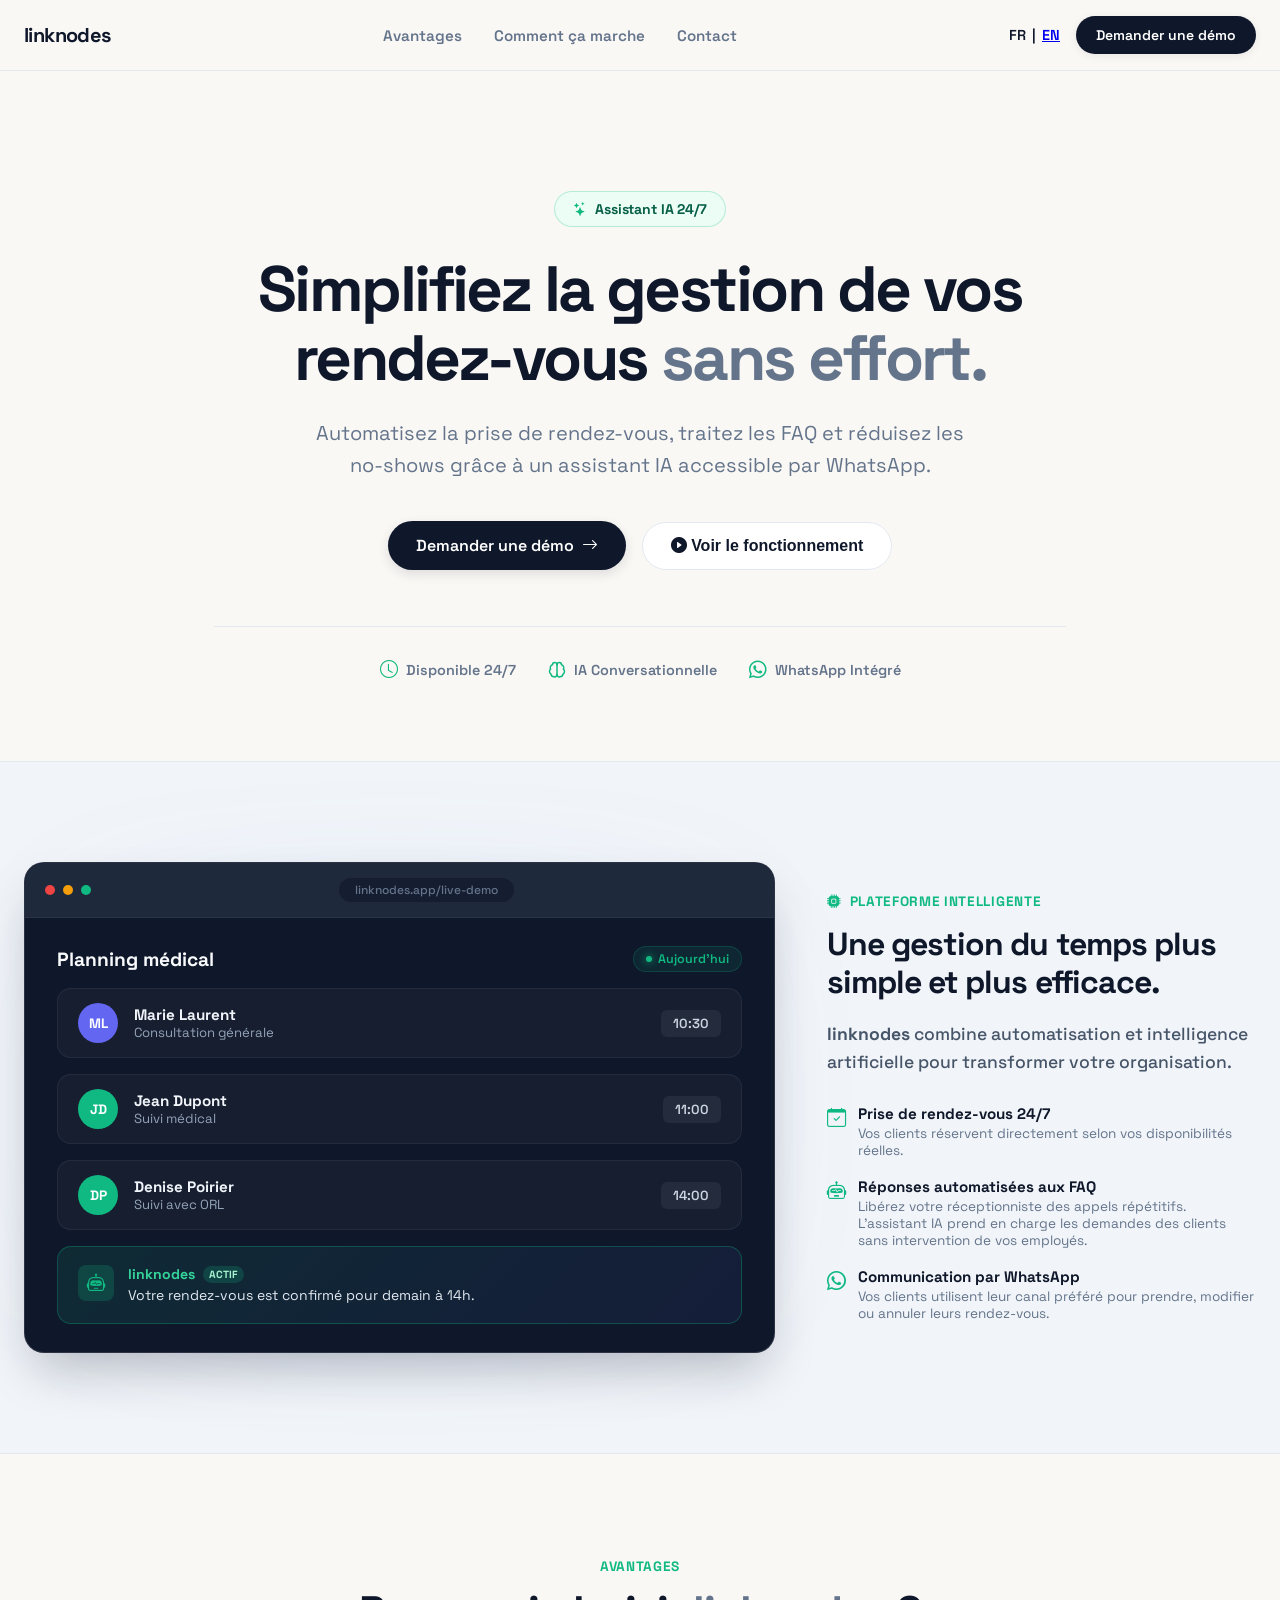
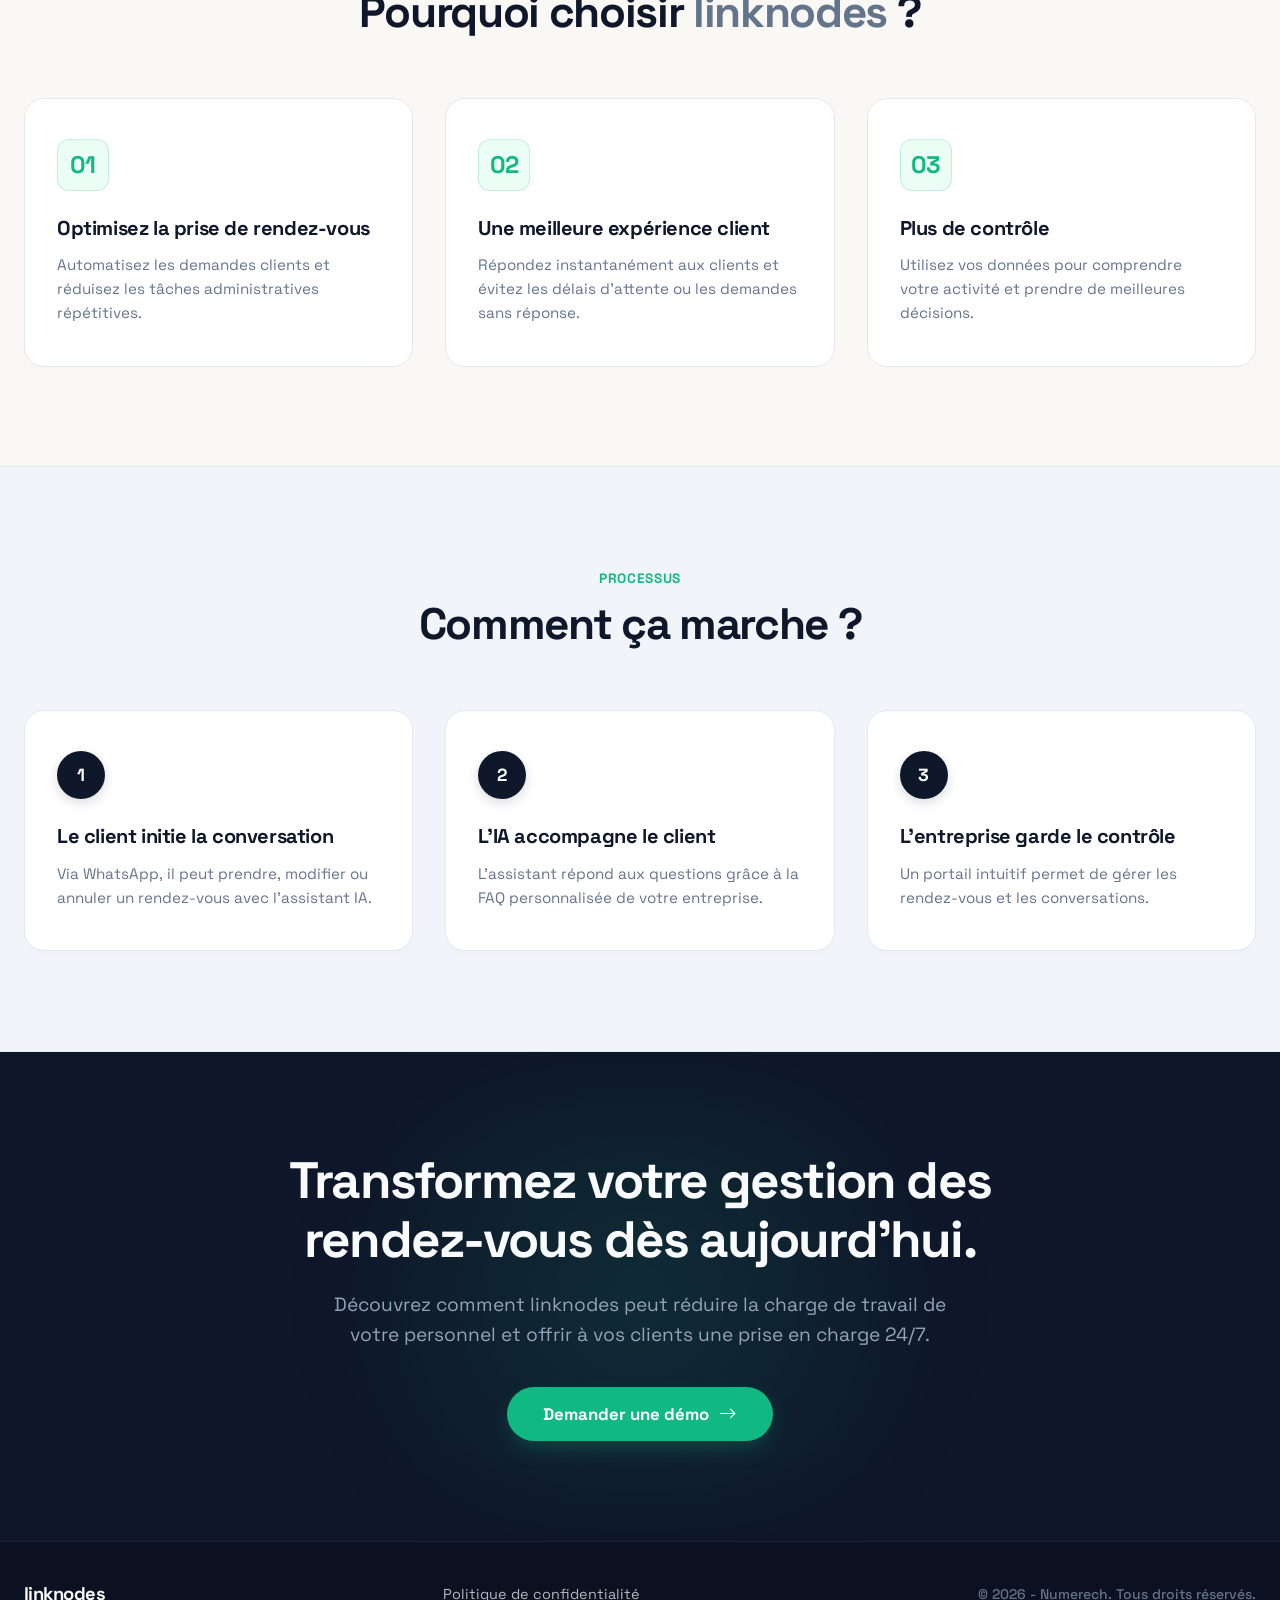
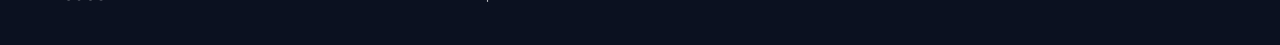
<file: index.html>
<!DOCTYPE html>
<html lang="fr">

<head>
        <meta charset="UTF-8">
        <meta name="viewport" content="width=device-width, initial-scale=1.0">
        <meta http-equiv="X-UA-Compatible" content="IE=edge">

        <!-- Primary Title & Meta Tags -->
        <title>linknodes | Prise de Rendez-vous Intelligente & Automatisation 24/7</title>
        <meta name="title" content="linknodes | Prise de Rendez-vous Intelligente & Automatisation 24/7">
        <meta name="description"
                content="Automatisez la gestion de vos rendez-vous, réduisez la charge mentale de vos équipes et offrez une expérience client réactive 24/7 avec linknodes.">
        <meta name="keywords"
                content="prise de rendez-vous, automatisation, IA, gestion clients, agenda en ligne, linknodes, prise de rdv 24/7">
        <meta name="robots" content="index, follow">
        <meta name="author" content="linknodes">

        <!-- Canonical & Alternate Language Links -->
        <link rel="canonical" href="https://www.linknodes.numerech.net/">
        <link rel="alternate" hreflang="fr" href="https://www.linknodes.numerech.net/">
        <link rel="alternate" hreflang="en" href="https://www.linknodes.numerech.net/en/">

        <!-- Open Graph / Facebook / LinkedIn -->
        <meta property="og:type" content="website">
        <meta property="og:url" content="https://www.linknodes.numerech.net/">
        <meta property="og:title" content="linknodes | Prise de Rendez-vous Intelligente 24/7">
        <meta property="og:description"
                content="Libérez votre équipe et sublimez l'expérience de vos clients grâce à l'automatisation intelligente des rendez-vous.">
        <meta property="og:image" content="https://www.linknodes.numerech.net/assets/og-image.jpg">

        <!-- Twitter -->
        <meta property="twitter:card" content="summary_large_image">
        <meta property="twitter:url" content="https://www.linknodes.numerech.net/">
        <meta property="twitter:title" content="linknodes | Prise de Rendez-vous Intelligente 24/7">
        <meta property="twitter:description"
                content="Libérez votre équipe et sublimez l'expérience de vos clients grâce à l'automatisation intelligente des rendez-vous.">
        <meta property="twitter:image" content="https://www.linknodes.numerech.net/assets/og-image.jpg">

        <!-- Google Fonts Preconnect -->
        <link rel="preconnect" href="https://fonts.googleapis.com">
        <link rel="preconnect" href="https://fonts.gstatic.com" crossorigin>

        <!-- Google Fonts: Plus Jakarta Sans (Headings) & Inter (Body) -->
        <link href="https://fonts.googleapis.com/css2?family=Inter:wght@400;500;600;700&family=Plus+Jakarta+Sans:wght@600;700;800&display=swap"
                rel="stylesheet">
        <link href="https://fonts.googleapis.com/css2?family=Space+Grotesk:wght@300..700&display=swap" rel="stylesheet">

        <!-- Bootstrap Icons -->
        <link rel="stylesheet" href="https://cdn.jsdelivr.net/npm/bootstrap-icons@1.11.3/font/bootstrap-icons.min.css">

        <!-- Main CSS Stylesheet -->
        <link rel="stylesheet" href="styles.css">

        <!-- Favicons & Mobile Icons -->
        <link rel="icon" type="image/svg+xml" href="/favicon.svg">
        <link rel="icon" type="image/png" sizes="32x32" href="/favicon-32x32.png">
        <link rel="apple-touch-icon" sizes="180x180" href="/apple-touch-icon.png">

        <!-- Theme Color for Mobile Browsers -->
        <meta name="theme-color" content="#0B1120">

        <!-- Structured Data (JSON-LD for Google Rich Results) -->
        <script type="application/ld+json">
        {
        "@context": "https://schema.org",
        "@type": "SoftwareApplication",
        "name": "linknodes",
        "applicationCategory": "BusinessApplication",
        "operatingSystem": "All",
        "description": "Plateforme d'automatisation et de prise de rendez-vous intelligente pour libérer les équipes et améliorer la prise en charge client.",
        "offers": {
                "@type": "Offer",
                "price": "0",
                "priceCurrency": "EUR"
        }
        }
    </script>
</head>

<body>

        <!-- NAVIGATION BAR -->
        <header class="navbar-header" id="navbar">
                <div class="navbar-container" style="font-family: 'Space Grotesk', sans-serif;">

                        <!-- Brand Logo -->
                        <a href="#" class="navbar-brand">
                                <span class="brand-name">linknodes</span>
                        </a>

                        <!-- Mobile Menu Toggle Button -->
                        <button class="mobile-menu-toggle" id="menuToggle" aria-label="Toggle Navigation">
                                <i class="bi bi-list"></i>
                        </button>

                        <!-- Navigation Links & Mobile Language Switcher -->
                        <nav class="navbar-nav" id="navbarNav">
                                <a href="#advantages" class="nav-link">Avantages</a>
                                <a href="#how" class="nav-link">Comment ça marche</a>
                                <a href="#contact" class="nav-link">Contact</a>

                                <!-- Mobile-only language switcher (inside sliding/collapsible menu) -->
                                <div class="lang-switcher mobile-lang-switcher">
                                        <span class="lang-active">FR</span>
                                        <span class="lang-divider">|</span>
                                        <a href="index-en.html" class="lang-link">EN</a>
                                </div>
                        </nav>

                        <!-- Desktop Action Area -->
                        <div class="navbar-actions">
                                <!-- Desktop-only language switcher -->
                                <div class="lang-switcher desktop-lang-switcher">
                                        <span class="lang-active">FR</span>
                                        <span class="lang-divider">|</span>
                                        <a href="index-en.html" class="lang-link">EN</a>
                                </div>

                                <!-- Demo Button (Hidden on Mobile) -->
                                <a href="https://calendly.com/iplex/45min" target="_blank" rel="noopener noreferrer"
                                        class="btn-primary-sm nav-link desktop-only-btn">
                                        Demander une démo
                                </a>
                        </div>
                </div>
        </header>


        <!-- 1. HERO SECTION -->
        <section class="hero">
                <!-- Pill Badge -->
                <div class="hero-badge" style="font-family: 'Space Grotesk', sans-serif;">
                        <i class="bi bi-stars"></i>
                        Assistant IA 24/7
                </div>

                <!-- Centered Headline -->
                <h1 style="font-family: 'Space Grotesk', sans-serif;">
                        Simplifiez la gestion de vos rendez-vous <span>sans effort.</span>
                </h1>

                <!-- Centered Subtitle -->
                <p style="font-family: 'Space Grotesk', sans-serif;">
                        Automatisez la prise de rendez-vous, traitez les FAQ et réduisez les no-shows
                        grâce à un assistant IA accessible par WhatsApp.
                </p>

                <!-- CTA Actions -->
                <div class="hero-actions" style="font-family: 'Space Grotesk', sans-serif;">
                        <a href="https://calendly.com/iplex/45min" target="_blank" rel="noopener noreferrer"
                                class="btn-primary">
                                Demander une démo <i class="bi bi-arrow-right"></i>
                        </a>
                        <button class="btn-secondary" id="btnWatchDemo">
                                <i class="bi bi-play-circle-fill"></i> Voir le fonctionnement
                        </button>
                </div>

                <!-- Trust Points -->
                <div class="hero-trust" style="font-family: 'Space Grotesk', sans-serif;">
                        <div class="trust-item">
                                <i class="bi bi-clock"></i>
                                Disponible 24/7
                        </div>
                        <div class="trust-item">
                                <svg xmlns="http://www.w3.org/2000/svg" width="18" height="18" viewBox="0 0 24 24"
                                        fill="none" stroke="currentColor" stroke-width="2" stroke-linecap="round"
                                        stroke-linejoin="round" class="brain-icon" style="color: #10B981;">
                                        <path
                                                d="M12 5a3 3 0 0 0-5.997.125 4 4 0 0 0-2.526 5.77 4 4 0 0 0 .556 6.588A4 4 0 0 0 8 21a3 3 0 0 0 4-3" />
                                        <path
                                                d="M12 5a3 3 0 0 1 5.997.125 4 4 0 0 1 2.526 5.77 4 4 0 0 1-.556 6.588A4 4 0 0 1 16 21a3 3 0 0 1-4-3" />
                                        <path d="M12 5v13" />
                                </svg>
                                IA Conversationnelle
                        </div>
                        <div class="trust-item">
                                <i class="bi bi-whatsapp"></i>
                                WhatsApp Intégré
                        </div>
                </div>
        </section>

        <!-- 2. PRODUCT SHOWCASE SECTION -->
        <section class="showcase-section" style="font-family: 'Space Grotesk', sans-serif;">
                <div class="showcase-container">

                        <!-- Left Column: Expanded Product Canvas Mockup -->
                        <div class="product-preview">
                                <div class="browser">
                                        <div class="browser-header">
                                                <span class="dot close"></span>
                                                <span class="dot minimize"></span>
                                                <span class="dot maximize"></span>
                                                <div class="browser-address">linknodes.app/live-demo</div>
                                        </div>

                                        <div class="dashboard">
                                                <div class="dashboard-header">
                                                        <h3>Planning médical</h3>
                                                        <div class="status">
                                                                <span class="pulse-dot"></span> Aujourd'hui
                                                        </div>
                                                </div>

                                                <div class="appointment">
                                                        <div class="avatar blue">ML</div>
                                                        <div class="appointment-info">
                                                                <strong>Marie Laurent</strong>
                                                                <p>Consultation générale</p>
                                                        </div>
                                                        <span class="time-badge">10:30</span>
                                                </div>

                                                <div class="appointment">
                                                        <div class="avatar green">JD</div>
                                                        <div class="appointment-info">
                                                                <strong>Jean Dupont</strong>
                                                                <p>Suivi médical</p>
                                                        </div>
                                                        <span class="time-badge">11:00</span>
                                                </div>

                                                <div class="appointment">
                                                        <div class="avatar green">DP</div>
                                                        <div class="appointment-info">
                                                                <strong>Denise Poirier</strong>
                                                                <p>Suivi avec ORL</p>
                                                        </div>
                                                        <span class="time-badge">14:00</span>
                                                </div>

                                                <div class="ai-box">
                                                        <div class="ai-icon-wrapper">
                                                                <i class="bi bi-robot"></i>
                                                        </div>
                                                        <div class="ai-content">
                                                                <div class="ai-header">
                                                                        <strong>linknodes</strong>
                                                                        <span class="ai-tag">Actif</span>
                                                                </div>
                                                                <p class="ai-message">Votre rendez-vous est confirmé
                                                                        pour demain à 14h.</p>
                                                        </div>
                                                </div>
                                        </div>
                                </div>
                        </div>

                        <!-- Right Column: Text Content -->
                        <div class="showcase-content">
                                <div class="section-tag">
                                        <i class="bi bi-cpu-fill"></i> Plateforme Intelligente
                                </div>
                                <h2>Une gestion du temps plus simple et plus efficace.</h2>
                                <p class="highlight-text">
                                        <strong>linknodes</strong> combine automatisation et intelligence artificielle
                                        pour transformer votre organisation.
                                </p>

                                <ul class="benefit-list">
                                        <li>
                                                <i class="bi bi-calendar-check"></i>
                                                <div>
                                                        <strong>Prise de rendez-vous 24/7</strong>
                                                        <p>Vos clients réservent directement selon vos disponibilités
                                                                réelles.</p>
                                                </div>
                                        </li>
                                        <li>
                                                <i class="bi bi-robot"></i>
                                                <div>
                                                        <strong>Réponses automatisées aux FAQ</strong>
                                                        <p>Libérez votre réceptionniste des appels répétitifs.
                                                                L'assistant IA prend en charge les demandes des clients
                                                                sans intervention de vos employés.</p>
                                                </div>
                                        </li>
                                        <li>
                                                <i class="bi bi-whatsapp"></i>
                                                <div>
                                                        <strong>Communication par WhatsApp</strong>
                                                        <p>Vos clients utilisent leur canal préféré pour
                                                                prendre, modifier ou annuler leurs rendez-vous.</p>
                                                </div>
                                        </li>
                                </ul>
                        </div>

                </div>
        </section>

        <!-- ADVANTAGES SECTION -->
        <section id="advantages" class="advantages-section" style="font-family: 'Space Grotesk', sans-serif;">
                <div class="advantages-container">

                        <div class="section-header">
                                <span class="section-badge">Avantages</span>
                                <h2>Pourquoi choisir <span class="highlight">linknodes</span> ?</h2>
                        </div>

                        <div class="advantages-grid">

                                <!-- Card 01 -->
                                <div class="advantage-card">
                                        <div class="card-number">01</div>
                                        <h3>Optimisez la prise de rendez-vous</h3>
                                        <p>
                                                Automatisez les demandes clients et réduisez
                                                les tâches administratives répétitives.
                                        </p>
                                </div>

                                <!-- Card 02 -->
                                <div class="advantage-card">
                                        <div class="card-number">02</div>
                                        <h3>Une meilleure expérience client</h3>
                                        <p>
                                                Répondez instantanément aux clients et évitez
                                                les délais d'attente ou les demandes sans réponse.
                                        </p>
                                </div>

                                <!-- Card 03 -->
                                <div class="advantage-card">
                                        <div class="card-number">03</div>
                                        <h3>Plus de contrôle</h3>
                                        <p>
                                                Utilisez vos données pour comprendre votre activité
                                                et prendre de meilleures décisions.
                                        </p>
                                </div>

                        </div>

                </div>
        </section>

        <!-- HOW IT WORKS SECTION -->
        <section id="how" class="how-it-works-section" style="font-family: 'Space Grotesk', sans-serif;">
                <div class="how-container">

                        <div class="section-header">
                                <span class="section-badge">Processus</span>
                                <h2>Comment ça marche ?</h2>
                        </div>

                        <div class="steps-grid">

                                <!-- Step 1 -->
                                <div class="step-card">
                                        <div class="step-number">1</div>
                                        <h3>Le client initie la conversation</h3>
                                        <p>
                                                Via WhatsApp, il peut prendre, modifier ou annuler
                                                un rendez-vous avec l'assistant IA.
                                        </p>
                                </div>

                                <!-- Step 2 -->
                                <div class="step-card">
                                        <div class="step-number">2</div>
                                        <h3>L'IA accompagne le client</h3>
                                        <p>
                                                L'assistant répond aux questions grâce à la FAQ
                                                personnalisée de votre entreprise.
                                        </p>
                                </div>

                                <!-- Step 3 -->
                                <div class="step-card">
                                        <div class="step-number">3</div>
                                        <h3>L'entreprise garde le contrôle</h3>
                                        <p>
                                                Un portail intuitif permet de gérer les rendez-vous et les
                                                conversations.
                                        </p>
                                </div>

                        </div>

                </div>
        </section>

        <!-- CTA SECTION -->
        <section id="contact" class="cta-section" style="font-family: 'Space Grotesk', sans-serif;">
                <div class="cta-container">

                        <h2>Transformez votre gestion des rendez-vous dès aujourd'hui.</h2>

                        <p>
                                Découvrez comment linknodes peut réduire la charge de travail de votre personnel
                                et offrir à vos clients une prise en charge 24/7.
                        </p>

                        <div class="cta-actions">
                                <a href="https://calendly.com/iplex/45min" target="_blank" rel="noopener noreferrer"
                                        class="btn-primary">
                                        Demander une démo <i class="bi bi-arrow-right"></i>
                                </a>
                        </div>

                </div>
        </section>

        <!-- FOOTER SECTION -->
        <footer class="footer-section" style="font-family: 'Space Grotesk', sans-serif;">
                <div class="footer-container">
                        <div class="footer-brand">
                                <span class="footer-logo">linknodes</span>
                        </div>
                        <div class="footer-links" style="display: flex; align-items: center; gap: 16px;">
                                <a href="privacy.html" class="footer-link"
                                        style="color: rgba(255, 255, 255, 0.7); text-decoration: none; font-size: 0.9rem;">Politique
                                        de confidentialité</a>
                        </div>
                        <p class="footer-copyright">
                                © 2026 - Numerech. Tous droits réservés.
                        </p>
                </div>
        </footer>

        <div class="video-modal-overlay" id="videoModal">
                <div class="video-modal-container">
                        <button class="video-modal-close" id="closeVideoModal" aria-label="Fermer">
                                <i class="bi bi-x-lg"></i>
                        </button>
                        <div class="video-aspect-ratio">
                                <iframe id="youtubeIframe" src="" title="Démo linknodes" frameborder="0"
                                        allow="accelerometer; autoplay; clipboard-write; encrypted-media; gyroscope; picture-in-picture; web-share"
                                        allowfullscreen>
                                </iframe>
                        </div>
                </div>
        </div>

        <!-- JavaScript -->
        <script src="script.js"></script>
</body>

</html>
</file>
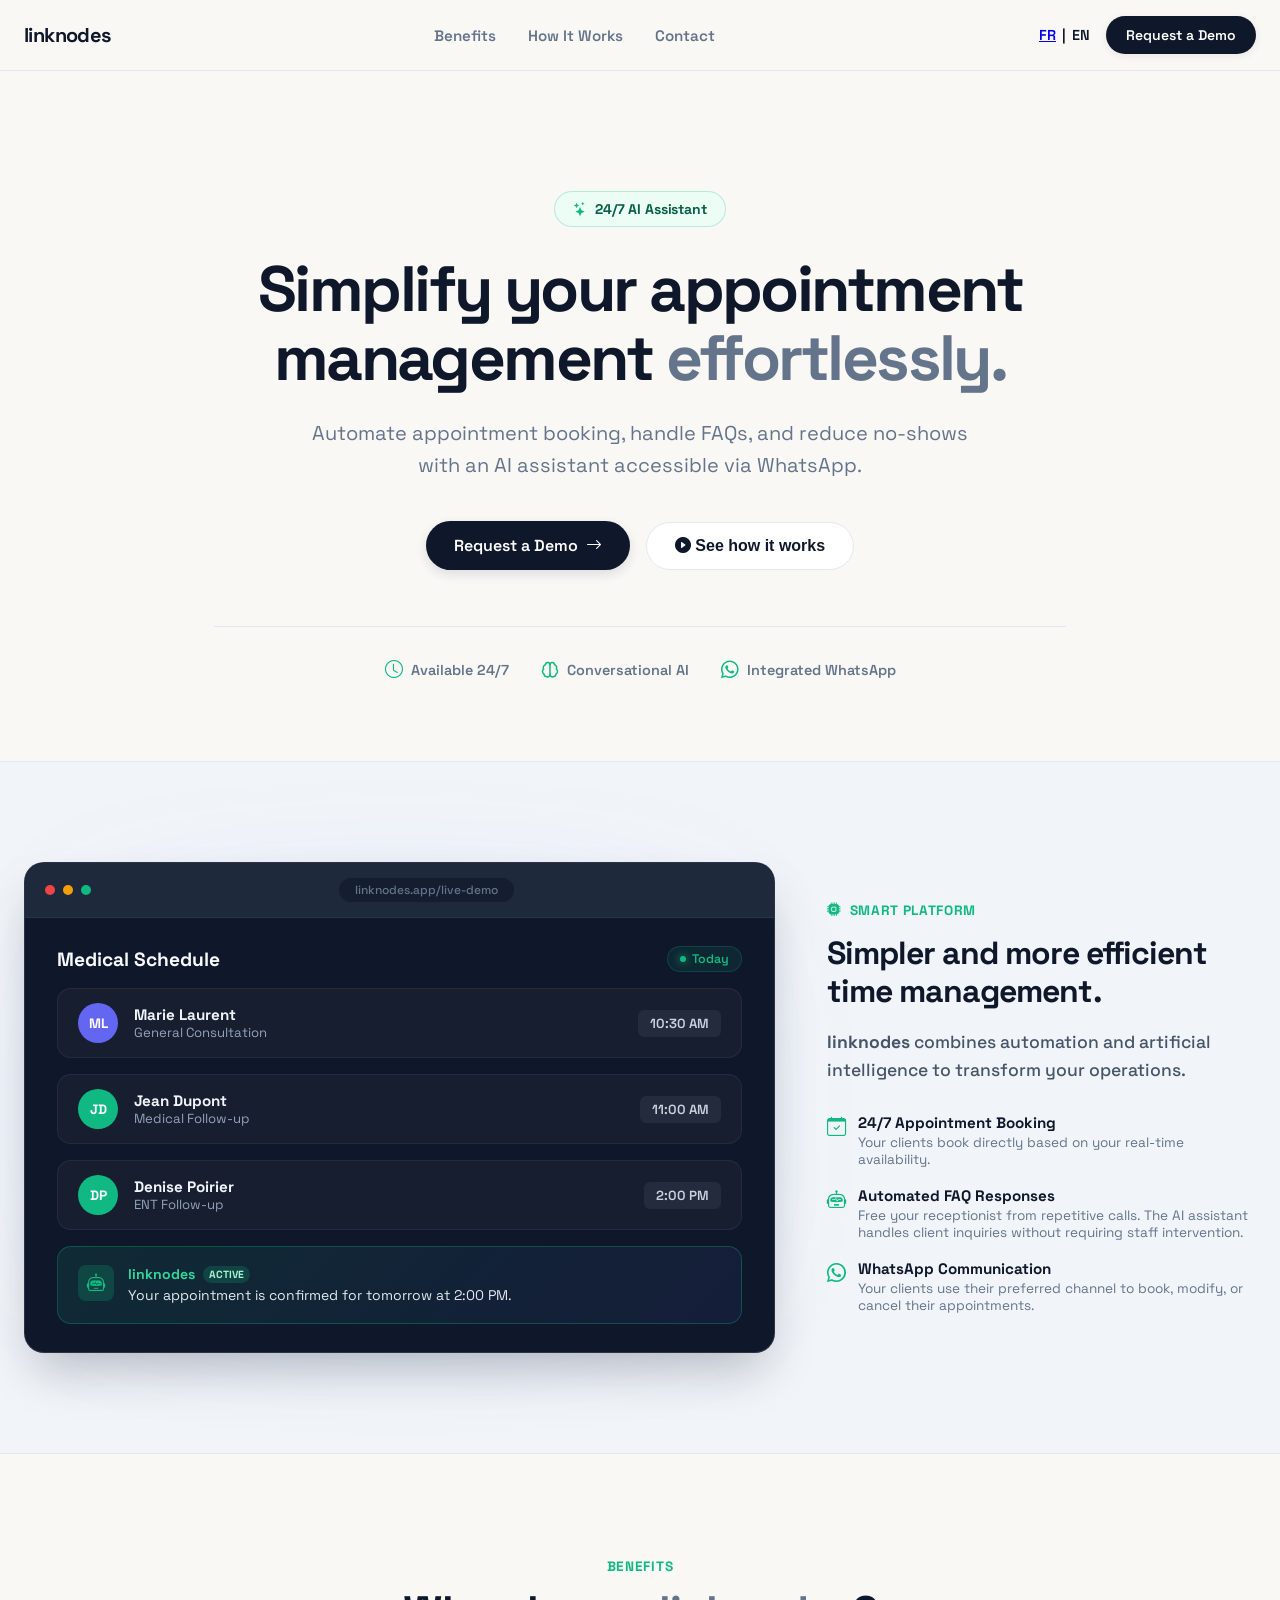
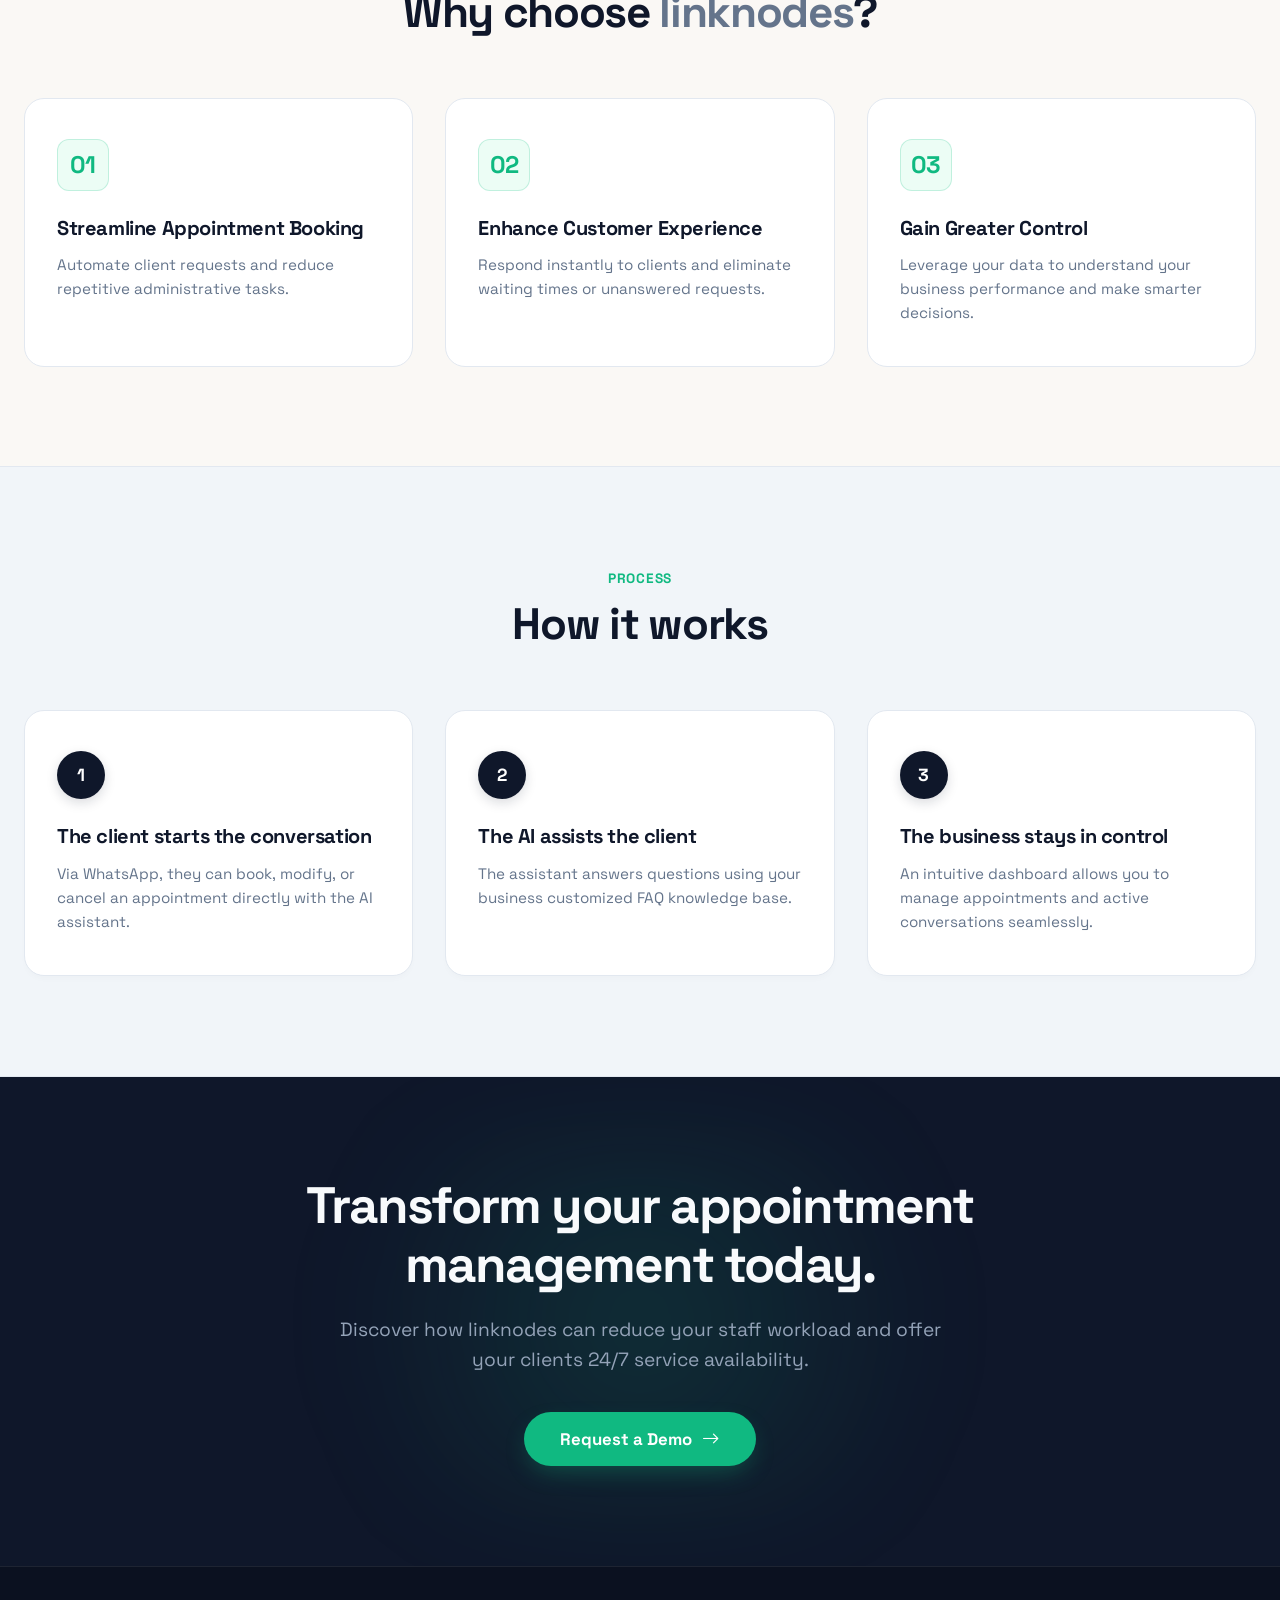
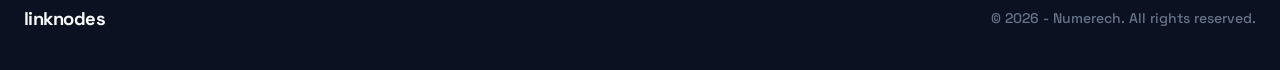
<file: index-en.html>
<!DOCTYPE html>
<html lang="en">

<head>
        <meta charset="UTF-8">
        <meta name="viewport" content="width=device-width, initial-scale=1.0">
        <meta http-equiv="X-UA-Compatible" content="IE=edge">

        <!-- Primary Title & Meta Tags -->
        <title>linknodes | Smart Appointment Scheduling & 24/7 Automation</title>
        <meta name="title" content="linknodes | Smart Appointment Scheduling & 24/7 Automation">
        <meta name="description"
                content="Automate appointment management, reduce team workload, and deliver a responsive 24/7 customer experience with linknodes.">
        <meta name="keywords"
                content="appointment scheduling, automation, AI, client management, online calendar, linknodes, 24/7 booking">
        <meta name="robots" content="index, follow">
        <meta name="author" content="linknodes">

        <!-- Canonical & Alternate Language Links -->
        <link rel="canonical" href="https://www.linknodes.numerech.net/en/">
        <link rel="alternate" hreflang="fr" href="https://www.linknodes.numerech.net/">
        <link rel="alternate" hreflang="en" href="https://www.linknodes.numerech.net/en/">

        <!-- Open Graph / Facebook / LinkedIn -->
        <meta property="og:type" content="website">
        <meta property="og:url" content="https://www.linknodes.numerech.net/en/">
        <meta property="og:title" content="linknodes | Smart Appointment Scheduling 24/7">
        <meta property="og:description"
                content="Free up your team and elevate your customer experience through smart appointment automation.">
        <meta property="og:image" content="https://www.linknodes.numerech.net/assets/og-image.jpg">

        <!-- Twitter -->
        <meta property="twitter:card" content="summary_large_image">
        <meta property="twitter:url" content="https://www.linknodes.numerech.net/en/">
        <meta property="twitter:title" content="linknodes | Smart Appointment Scheduling 24/7">
        <meta property="twitter:description"
                content="Free up your team and elevate your customer experience through smart appointment automation.">
        <meta property="twitter:image" content="https://www.linknodes.numerech.net/assets/og-image.jpg">

        <!-- Google Fonts Preconnect -->
        <link rel="preconnect" href="https://fonts.googleapis.com">
        <link rel="preconnect" href="https://fonts.gstatic.com" crossorigin>

        <!-- Google Fonts: Plus Jakarta Sans (Headings) & Inter (Body) -->
        <link href="https://fonts.googleapis.com/css2?family=Inter:wght@400;500;600;700&family=Plus+Jakarta+Sans:wght@600;700;800&display=swap"
                rel="stylesheet">
        <link href="https://fonts.googleapis.com/css2?family=Space+Grotesk:wght@300..700&display=swap" rel="stylesheet">

        <!-- Bootstrap Icons -->
        <link rel="stylesheet" href="https://cdn.jsdelivr.net/npm/bootstrap-icons@1.11.3/font/bootstrap-icons.min.css">

        <!-- Main CSS Stylesheet -->
        <link rel="stylesheet" href="styles.css">

        <!-- Favicons & Mobile Icons -->
        <link rel="icon" type="image/svg+xml" href="/favicon.svg">
        <link rel="icon" type="image/png" sizes="32x32" href="/favicon-32x32.png">
        <link rel="apple-touch-icon" sizes="180x180" href="/apple-touch-icon.png">

        <!-- Theme Color for Mobile Browsers -->
        <meta name="theme-color" content="#0B1120">

        <!-- Structured Data (JSON-LD for Google Rich Results) -->
        <script type="application/ld+json">
        {
        "@context": "https://schema.org",
        "@type": "SoftwareApplication",
        "name": "linknodes",
        "applicationCategory": "BusinessApplication",
        "operatingSystem": "All",
        "description": "Smart appointment scheduling and automation platform to free up teams and improve customer support.",
        "offers": {
                "@type": "Offer",
                "price": "0",
                "priceCurrency": "USD"
        }
        }
    </script>
</head>

<body>

        <!-- NAVIGATION BAR -->
        <header class="navbar-header" id="navbar">
                <div class="navbar-container" style="font-family: 'Space Grotesk', sans-serif;">

                        <!-- Brand Logo -->
                        <a href="#" class="navbar-brand">
                                <span class="brand-name">linknodes</span>
                        </a>

                        <!-- Mobile Menu Toggle Button -->
                        <button class="mobile-menu-toggle" id="menuToggle" aria-label="Toggle Navigation">
                                <i class="bi bi-list"></i>
                        </button>

                        <!-- Navigation Links & Mobile Language Switcher -->
                        <nav class="navbar-nav" id="navbarNav">
                                <a href="#advantages" class="nav-link">Benefits</a>
                                <a href="#how" class="nav-link">How It Works</a>
                                <a href="#contact" class="nav-link">Contact</a>

                                <!-- Mobile-only language switcher (inside sliding/collapsible menu) -->
                                <div class="lang-switcher mobile-lang-switcher">
                                        <a href="index.html" class="lang-link">FR</a>
                                        <span class="lang-divider">|</span>
                                        <span class="lang-active">EN</span>
                                </div>
                        </nav>

                        <!-- Desktop Action Area -->
                        <div class="navbar-actions">
                                <!-- Desktop-only language switcher -->
                                <div class="lang-switcher desktop-lang-switcher">
                                        <a href="../" class="lang-link">FR</a>
                                        <span class="lang-divider">|</span>
                                        <span class="lang-active">EN</span>
                                </div>

                                <!-- Demo Button (Hidden on Mobile) -->
                                <a href="https://calendly.com/iplex/45min" target="_blank" rel="noopener noreferrer"
                                        class="btn-primary-sm nav-link desktop-only-btn">
                                        Request a Demo
                                </a>
                        </div>
                </div>
        </header>

        <!-- 1. HERO SECTION -->
        <section class="hero">
                <!-- Pill Badge -->
                <div class="hero-badge" style="font-family: 'Space Grotesk', sans-serif;">
                        <i class="bi bi-stars"></i>
                        24/7 AI Assistant
                </div>

                <!-- Centered Headline -->
                <h1 style="font-family: 'Space Grotesk', sans-serif;">
                        Simplify your appointment management <span>effortlessly.</span>
                </h1>

                <!-- Centered Subtitle -->
                <p style="font-family: 'Space Grotesk', sans-serif;">
                        Automate appointment booking, handle FAQs, and reduce no-shows
                        with an AI assistant accessible via WhatsApp.
                </p>

                <!-- CTA Actions -->
                <div class="hero-actions" style="font-family: 'Space Grotesk', sans-serif;">
                        <a href="https://calendly.com/iplex/45min" target="_blank" rel="noopener noreferrer"
                                class="btn-primary">
                                Request a Demo <i class="bi bi-arrow-right"></i>
                        </a>
                        <button class="btn-secondary" id="btnWatchDemo">
                                <i class="bi bi-play-circle-fill"></i> See how it works
                        </button>
                </div>

                <!-- Trust Points -->
                <div class="hero-trust" style="font-family: 'Space Grotesk', sans-serif;">
                        <div class="trust-item">
                                <i class="bi bi-clock"></i>
                                Available 24/7
                        </div>
                        <div class="trust-item">
                                <svg xmlns="http://www.w3.org/2000/svg" width="18" height="18" viewBox="0 0 24 24"
                                        fill="none" stroke="currentColor" stroke-width="2" stroke-linecap="round"
                                        stroke-linejoin="round" class="brain-icon" style="color: #10B981;">
                                        <path
                                                d="M12 5a3 3 0 0 0-5.997.125 4 4 0 0 0-2.526 5.77 4 4 0 0 0 .556 6.588A4 4 0 0 0 8 21a3 3 0 0 0 4-3" />
                                        <path
                                                d="M12 5a3 3 0 0 1 5.997.125 4 4 0 0 1 2.526 5.77 4 4 0 0 1-.556 6.588A4 4 0 0 1 16 21a3 3 0 0 1-4-3" />
                                        <path d="M12 5v13" />
                                </svg>
                                Conversational AI
                        </div>
                        <div class="trust-item">
                                <i class="bi bi-whatsapp"></i>
                                Integrated WhatsApp
                        </div>
                </div>
        </section>

        <!-- 2. PRODUCT SHOWCASE SECTION -->
        <section class="showcase-section" style="font-family: 'Space Grotesk', sans-serif;">
                <div class="showcase-container">

                        <!-- Left Column: Expanded Product Canvas Mockup -->
                        <div class="product-preview">
                                <div class="browser">
                                        <div class="browser-header">
                                                <span class="dot close"></span>
                                                <span class="dot minimize"></span>
                                                <span class="dot maximize"></span>
                                                <div class="browser-address">linknodes.app/live-demo</div>
                                        </div>

                                        <div class="dashboard">
                                                <div class="dashboard-header">
                                                        <h3>Medical Schedule</h3>
                                                        <div class="status">
                                                                <span class="pulse-dot"></span> Today
                                                        </div>
                                                </div>

                                                <div class="appointment">
                                                        <div class="avatar blue">ML</div>
                                                        <div class="appointment-info">
                                                                <strong>Marie Laurent</strong>
                                                                <p>General Consultation</p>
                                                        </div>
                                                        <span class="time-badge">10:30 AM</span>
                                                </div>

                                                <div class="appointment">
                                                        <div class="avatar green">JD</div>
                                                        <div class="appointment-info">
                                                                <strong>Jean Dupont</strong>
                                                                <p>Medical Follow-up</p>
                                                        </div>
                                                        <span class="time-badge">11:00 AM</span>
                                                </div>

                                                <div class="appointment">
                                                        <div class="avatar green">DP</div>
                                                        <div class="appointment-info">
                                                                <strong>Denise Poirier</strong>
                                                                <p>ENT Follow-up</p>
                                                        </div>
                                                        <span class="time-badge">2:00 PM</span>
                                                </div>

                                                <div class="ai-box">
                                                        <div class="ai-icon-wrapper">
                                                                <i class="bi bi-robot"></i>
                                                        </div>
                                                        <div class="ai-content">
                                                                <div class="ai-header">
                                                                        <strong>linknodes</strong>
                                                                        <span class="ai-tag">Active</span>
                                                                </div>
                                                                <p class="ai-message">Your appointment is confirmed
                                                                        for tomorrow at 2:00 PM.</p>
                                                        </div>
                                                </div>
                                        </div>
                                </div>
                        </div>

                        <!-- Right Column: Text Content -->
                        <div class="showcase-content">
                                <div class="section-tag">
                                        <i class="bi bi-cpu-fill"></i> Smart Platform
                                </div>
                                <h2>Simpler and more efficient time management.</h2>
                                <p class="highlight-text">
                                        <strong>linknodes</strong> combines automation and artificial intelligence
                                        to transform your operations.
                                </p>

                                <ul class="benefit-list">
                                        <li>
                                                <i class="bi bi-calendar-check"></i>
                                                <div>
                                                        <strong>24/7 Appointment Booking</strong>
                                                        <p>Your clients book directly based on your real-time
                                                                availability.</p>
                                                </div>
                                        </li>
                                        <li>
                                                <i class="bi bi-robot"></i>
                                                <div>
                                                        <strong>Automated FAQ Responses</strong>
                                                        <p>Free your receptionist from repetitive calls.
                                                                The AI assistant handles client inquiries
                                                                without requiring staff intervention.</p>
                                                </div>
                                        </li>
                                        <li>
                                                <i class="bi bi-whatsapp"></i>
                                                <div>
                                                        <strong>WhatsApp Communication</strong>
                                                        <p>Your clients use their preferred channel to
                                                                book, modify, or cancel their appointments.</p>
                                                </div>
                                        </li>
                                </ul>
                        </div>

                </div>
        </section>

        <!-- ADVANTAGES SECTION -->
        <section id="advantages" class="advantages-section" style="font-family: 'Space Grotesk', sans-serif;">
                <div class="advantages-container">

                        <div class="section-header">
                                <span class="section-badge">Benefits</span>
                                <h2>Why choose <span class="highlight">linknodes</span>?</h2>
                        </div>

                        <div class="advantages-grid">

                                <!-- Card 01 -->
                                <div class="advantage-card">
                                        <div class="card-number">01</div>
                                        <h3>Streamline Appointment Booking</h3>
                                        <p>
                                                Automate client requests and reduce
                                                repetitive administrative tasks.
                                        </p>
                                </div>

                                <!-- Card 02 -->
                                <div class="advantage-card">
                                        <div class="card-number">02</div>
                                        <h3>Enhance Customer Experience</h3>
                                        <p>
                                                Respond instantly to clients and eliminate
                                                waiting times or unanswered requests.
                                        </p>
                                </div>

                                <!-- Card 03 -->
                                <div class="advantage-card">
                                        <div class="card-number">03</div>
                                        <h3>Gain Greater Control</h3>
                                        <p>
                                                Leverage your data to understand your business performance
                                                and make smarter decisions.
                                        </p>
                                </div>

                        </div>

                </div>
        </section>

        <!-- HOW IT WORKS SECTION -->
        <section id="how" class="how-it-works-section" style="font-family: 'Space Grotesk', sans-serif;">
                <div class="how-container">

                        <div class="section-header">
                                <span class="section-badge">Process</span>
                                <h2>How it works</h2>
                        </div>

                        <div class="steps-grid">

                                <!-- Step 1 -->
                                <div class="step-card">
                                        <div class="step-number">1</div>
                                        <h3>The client starts the conversation</h3>
                                        <p>
                                                Via WhatsApp, they can book, modify, or cancel
                                                an appointment directly with the AI assistant.
                                        </p>
                                </div>

                                <!-- Step 2 -->
                                <div class="step-card">
                                        <div class="step-number">2</div>
                                        <h3>The AI assists the client</h3>
                                        <p>
                                                The assistant answers questions using your business
                                                customized FAQ knowledge base.
                                        </p>
                                </div>

                                <!-- Step 3 -->
                                <div class="step-card">
                                        <div class="step-number">3</div>
                                        <h3>The business stays in control</h3>
                                        <p>
                                                An intuitive dashboard allows you to manage appointments and active
                                                conversations seamlessly.
                                        </p>
                                </div>

                        </div>

                </div>
        </section>

        <!-- CTA SECTION -->
        <section id="contact" class="cta-section" style="font-family: 'Space Grotesk', sans-serif;">
                <div class="cta-container">

                        <h2>Transform your appointment management today.</h2>

                        <p>
                                Discover how linknodes can reduce your staff workload
                                and offer your clients 24/7 service availability.
                        </p>

                        <div class="cta-actions">
                                <a href="https://calendly.com/iplex/45min" target="_blank" rel="noopener noreferrer"
                                        class="btn-primary">
                                        Request a Demo <i class="bi bi-arrow-right"></i>
                                </a>
                        </div>

                </div>
        </section>

        <!-- FOOTER SECTION -->
        <footer class="footer-section" style="font-family: 'Space Grotesk', sans-serif;">
                <div class="footer-container">
                        <div class="footer-brand">
                                <span class="footer-logo">linknodes</span>
                        </div>
                        <p class="footer-copyright">
                                © 2026 - Numerech. All rights reserved.
                        </p>
                </div>
        </footer>

        <div class="video-modal-overlay" id="videoModal">
                <div class="video-modal-container">
                        <button class="video-modal-close" id="closeVideoModal" aria-label="Close">
                                <i class="bi bi-x-lg"></i>
                        </button>
                        <div class="video-aspect-ratio">
                                <iframe id="youtubeIframe" src="" title="linknodes Demo" frameborder="0"
                                        allow="accelerometer; autoplay; clipboard-write; encrypted-media; gyroscope; picture-in-picture; web-share"
                                        allowfullscreen>
                                </iframe>
                        </div>
                </div>
        </div>

        <!-- JavaScript -->
        <script src="script.js"></script>
</body>

</html>
</file>
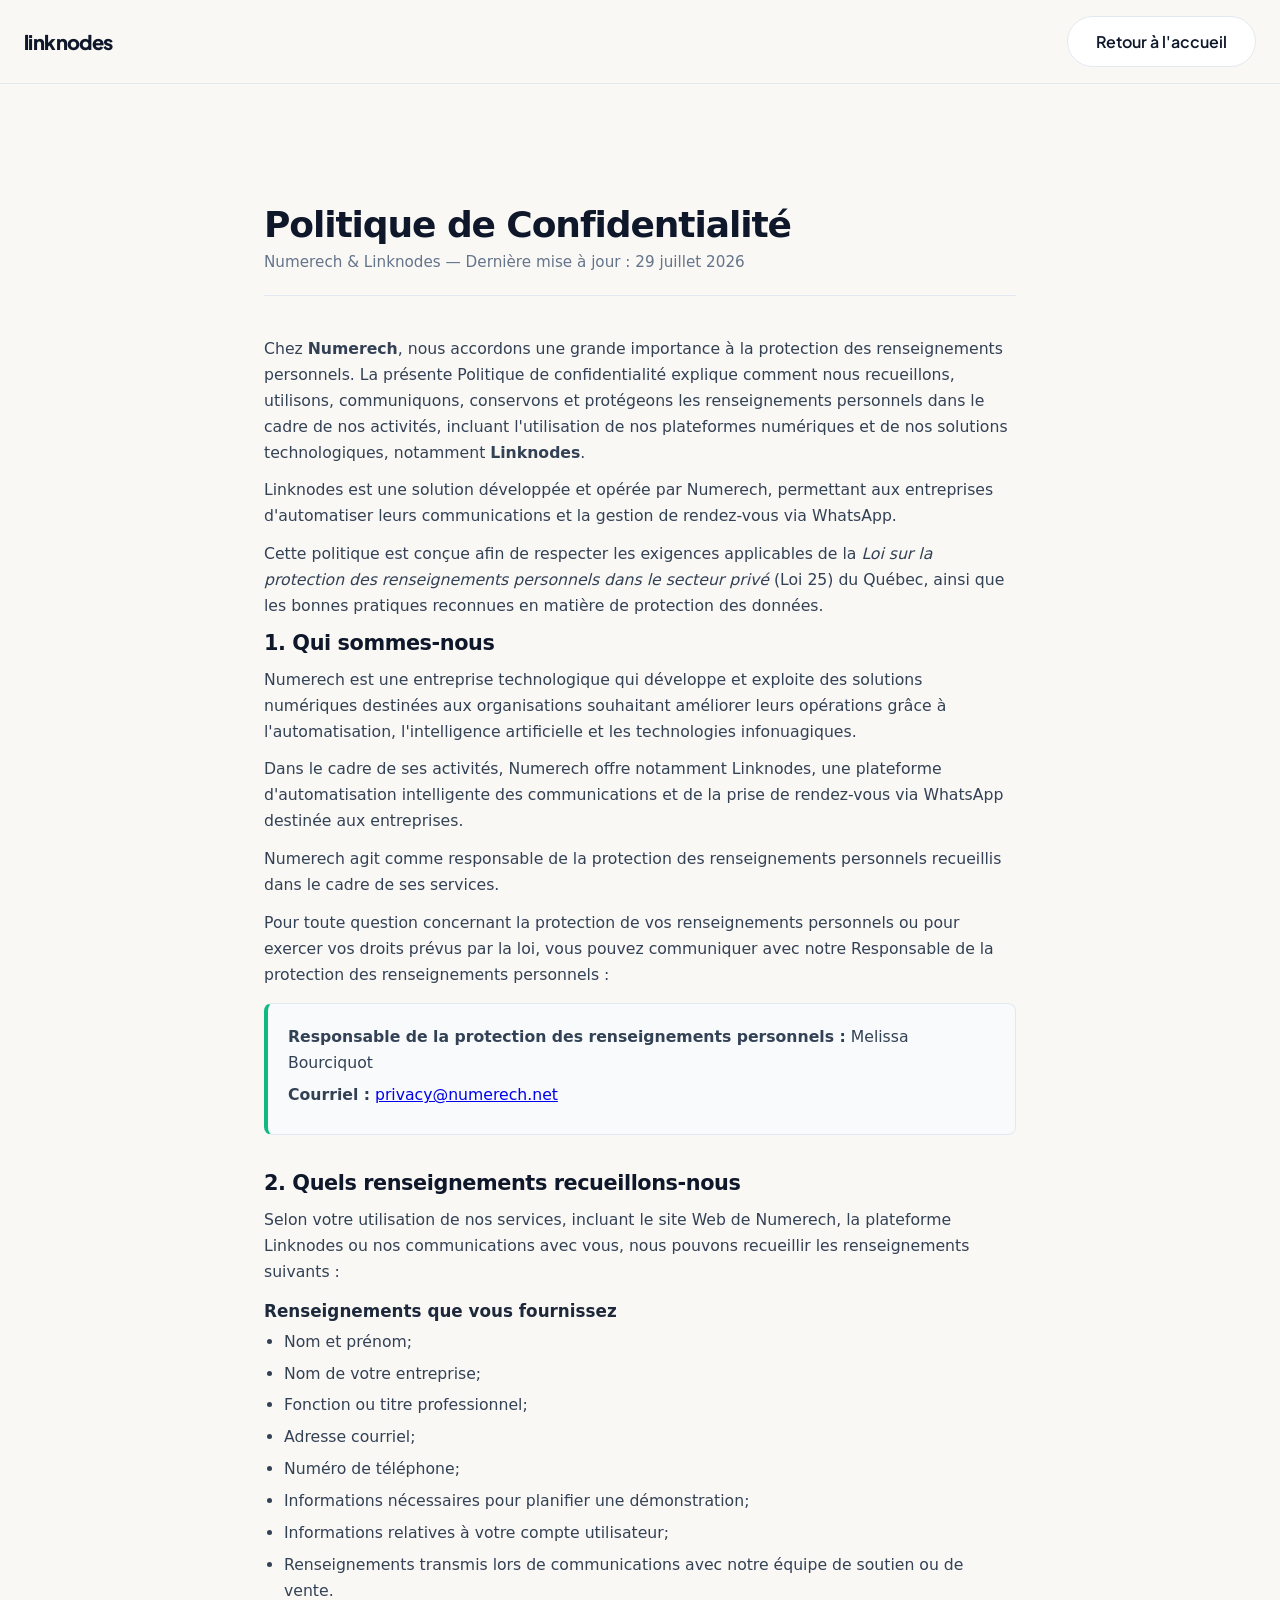
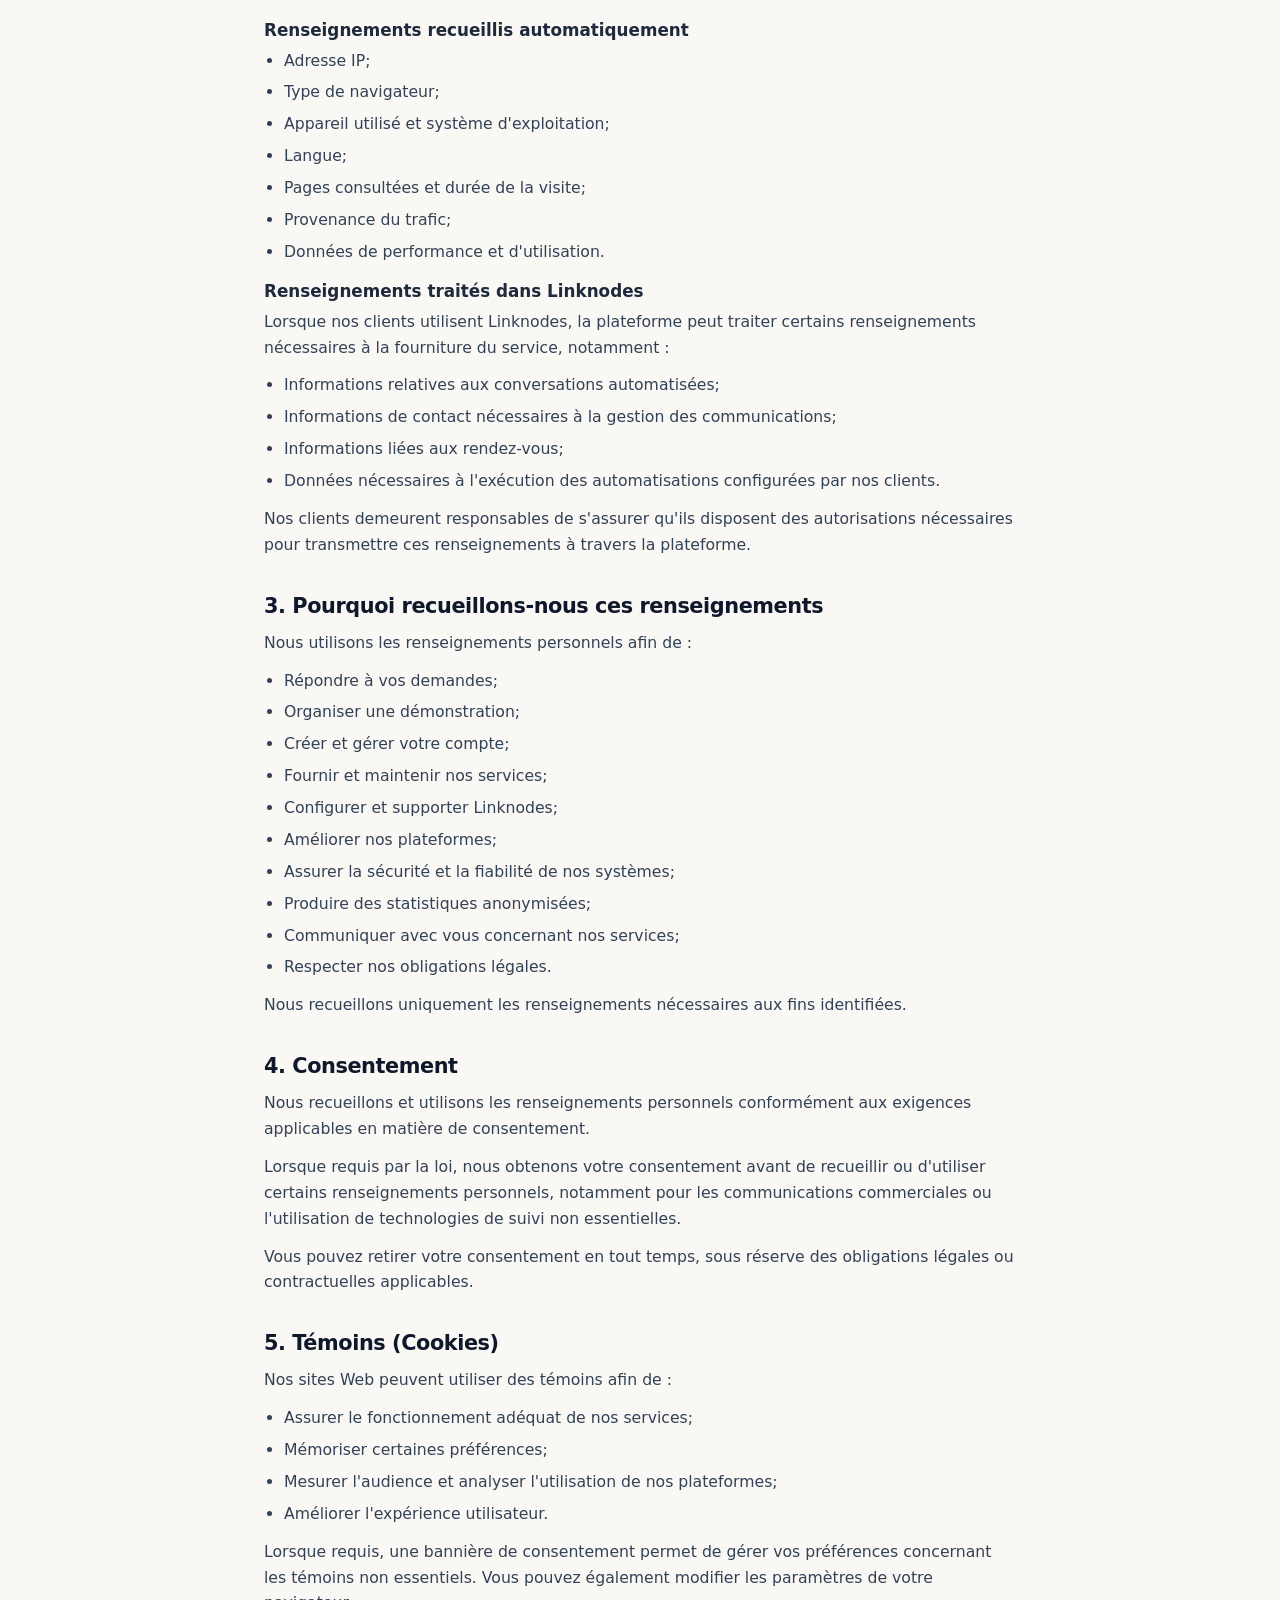
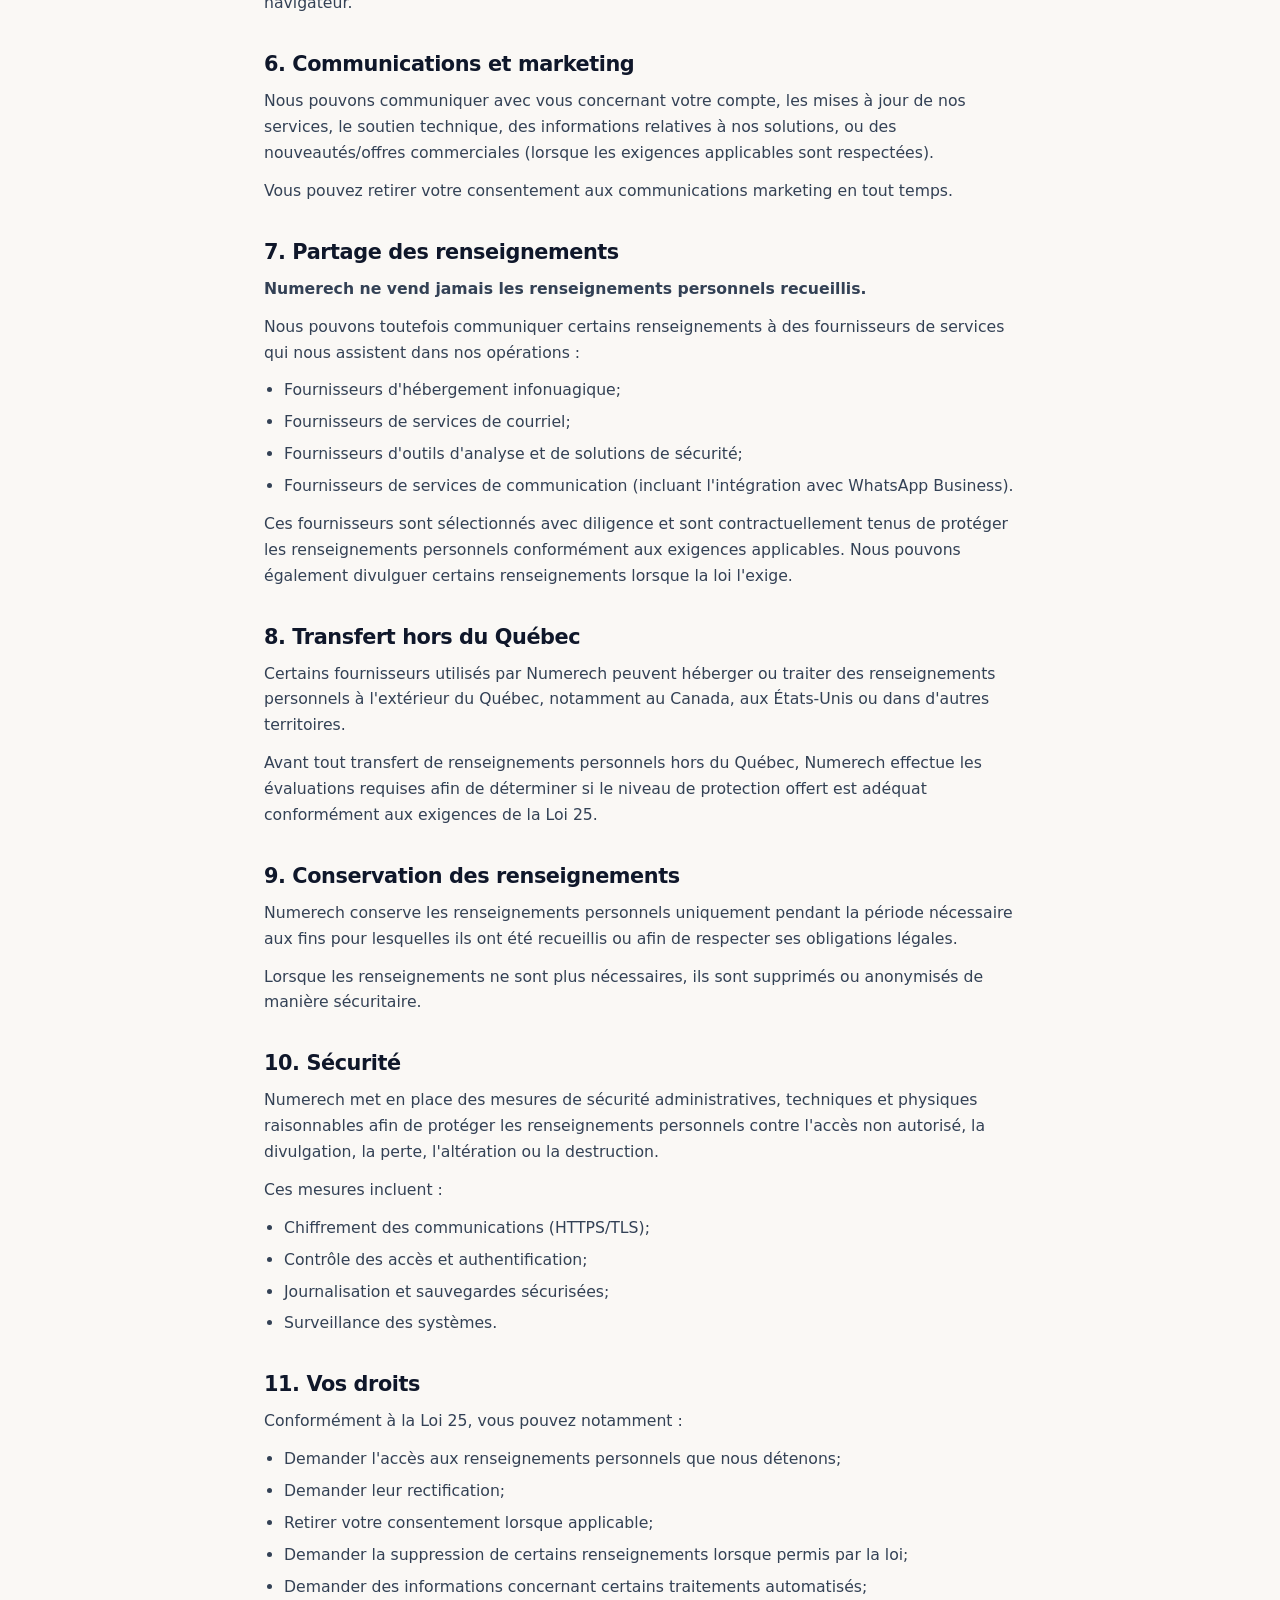
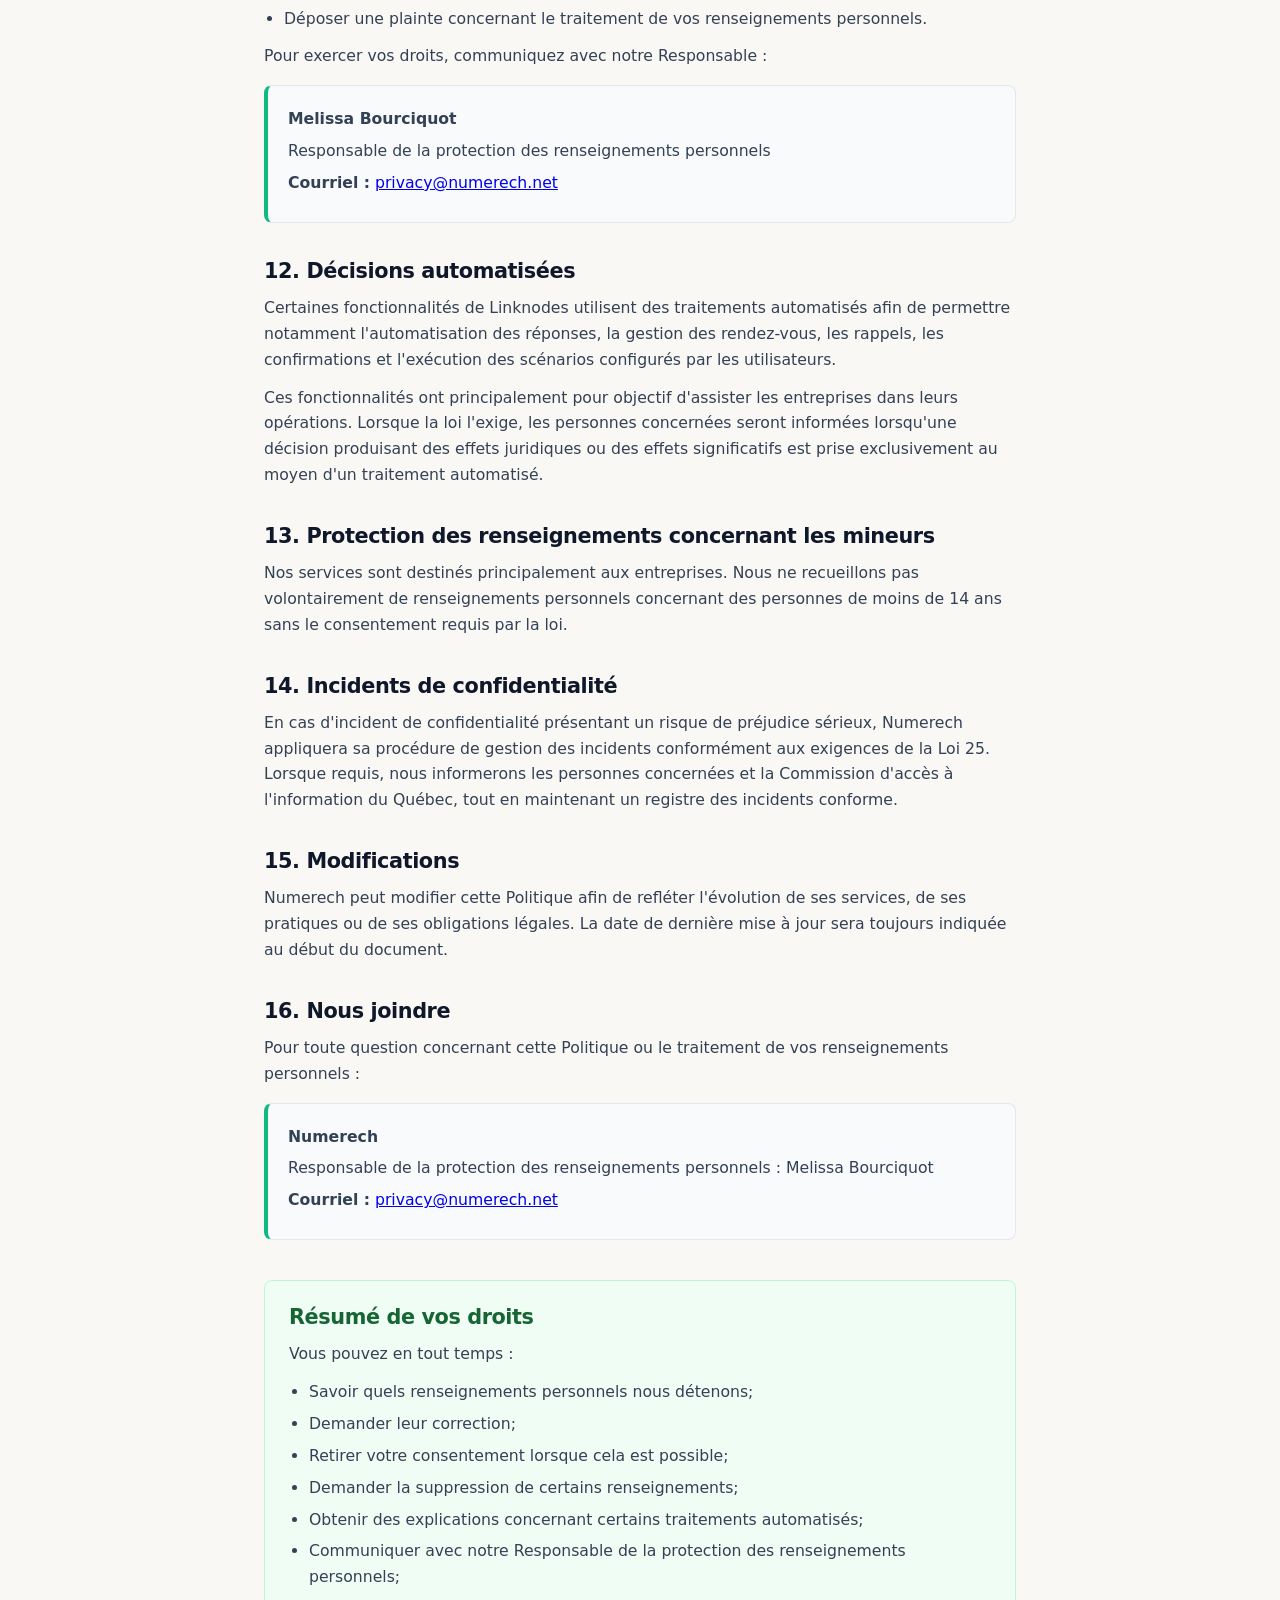
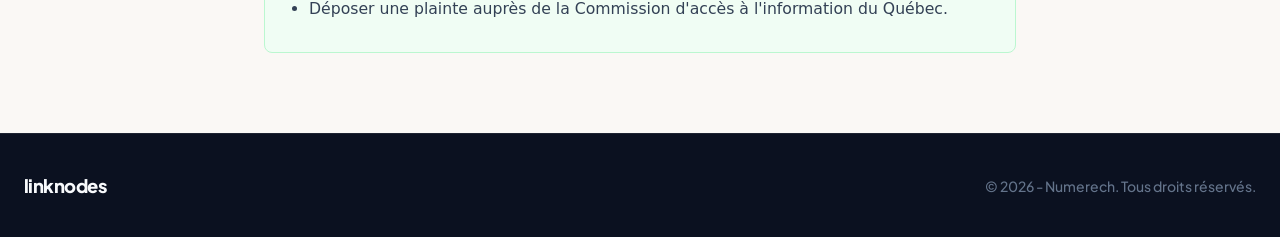
<file: privacy.html>
<!DOCTYPE html>
<html lang="fr-CA">

<head>
        <meta charset="UTF-8">
        <meta name="viewport" content="width=device-width, initial-scale=1.0">
        <title>Politique de Confidentialité - Numerech & Linknodes</title>
        <link rel="stylesheet" href="styles.css">
        <link rel="preconnect" href="https://fonts.googleapis.com">
        <link rel="preconnect" href="https://fonts.gstatic.com" crossorigin>
        <link href="https://fonts.googleapis.com/css2?family=Plus+Jakarta+Sans:wght@400;500;600;700;800&display=swap"
                rel="stylesheet">
        <style>
                .legal-page {
                        max-width: 800px;
                        margin: 0 auto;
                        padding: 120px 24px 80px;
                        color: var(--text-main, #0F172A);
                        font-family: 'Inter', system-ui, -apple-system, sans-serif;
                }

                .legal-header {
                        margin-bottom: 40px;
                        border-bottom: 1px solid var(--border-color, #E2E8F0);
                        padding-bottom: 24px;
                }

                .legal-header h1 {
                        font-size: 2.25rem;
                        font-weight: 800;
                        margin-bottom: 8px;
                        letter-spacing: -0.03em;
                }

                .legal-header p {
                        color: var(--text-muted, #64748B);
                        font-size: 0.95rem;
                }

                .legal-content section {
                        margin-bottom: 36px;
                }

                .legal-content h2 {
                        font-size: 1.3rem;
                        font-weight: 700;
                        margin-bottom: 12px;
                        letter-spacing: -0.02em;
                        color: var(--heading-color, #0F172A);
                }

                .legal-content h3 {
                        font-size: 1.05rem;
                        font-weight: 600;
                        margin: 16px 0 8px 0;
                        color: #1E293B;
                }

                .legal-content p,
                .legal-content ul {
                        font-size: 0.98rem;
                        line-height: 1.65;
                        color: #334155;
                        margin-bottom: 12px;
                }

                .legal-content ul {
                        padding-left: 20px;
                }

                .legal-content li {
                        margin-bottom: 6px;
                }

                .contact-card {
                        background-color: var(--card-bg, #F8FAFC);
                        border: 1px solid var(--border-color, #E2E8F0);
                        border-left: 4px solid var(--primary-color, #10B981);
                        border-radius: 8px;
                        padding: 20px;
                        margin: 16px 0;
                }

                .contact-card p {
                        margin-bottom: 6px;
                }

                .summary-box {
                        background-color: #F0FDF4;
                        border: 1px solid #BBF7D0;
                        border-radius: 8px;
                        padding: 24px;
                        margin-top: 40px;
                }

                .summary-box h2 {
                        color: #166534;
                        margin-top: 0;
                }

                .summary-box ul {
                        margin-bottom: 0;
                }
        </style>
</head>

<body>

        <!-- NAVBAR HEADER -->
        <header class="navbar-header" id="navbar">
                <div class="navbar-container">
                        <a href="index.html" class="navbar-brand">
                                <span class="brand-name">linknodes</span>
                        </a>
                        <div class="navbar-actions">
                                <a href="index.html" class="btn-secondary">Retour à l'accueil</a>
                        </div>
                </div>
        </header>

        <!-- CONTENT -->
        <main class="legal-page">
                <div class="legal-header">
                        <h1>Politique de Confidentialité</h1>
                        <p>Numerech & Linknodes — Dernière mise à jour : 29 juillet 2026</p>
                </div>

                <div class="legal-content">
                        <p>Chez <strong>Numerech</strong>, nous accordons une grande importance à la protection des
                                renseignements personnels. La présente Politique de confidentialité explique comment
                                nous recueillons, utilisons, communiquons, conservons et protégeons les renseignements
                                personnels dans le cadre de nos activités, incluant l'utilisation de nos plateformes
                                numériques et de nos solutions technologiques, notamment <strong>Linknodes</strong>.</p>

                        <p>Linknodes est une solution développée et opérée par Numerech, permettant aux entreprises
                                d'automatiser leurs communications et la gestion de rendez-vous via WhatsApp.</p>

                        <p>Cette politique est conçue afin de respecter les exigences applicables de la <em>Loi sur la
                                        protection des renseignements personnels dans le secteur privé</em> (Loi 25) du
                                Québec, ainsi que les bonnes pratiques reconnues en matière de protection des données.
                        </p>

                        <section>
                                <h2>1. Qui sommes-nous</h2>
                                <p>Numerech est une entreprise technologique qui développe et exploite des solutions
                                        numériques destinées aux organisations souhaitant améliorer leurs opérations
                                        grâce à l'automatisation, l'intelligence artificielle et les technologies
                                        infonuagiques.</p>
                                <p>Dans le cadre de ses activités, Numerech offre notamment Linknodes, une plateforme
                                        d'automatisation intelligente des communications et de la prise de rendez-vous
                                        via WhatsApp destinée aux entreprises.</p>
                                <p>Numerech agit comme responsable de la protection des renseignements personnels
                                        recueillis dans le cadre de ses services.</p>
                                <p>Pour toute question concernant la protection de vos renseignements personnels ou pour
                                        exercer vos droits prévus par la loi, vous pouvez communiquer avec notre
                                        Responsable de la protection des renseignements personnels :</p>

                                <div class="contact-card">
                                        <p><strong>Responsable de la protection des renseignements personnels :</strong>
                                                Melissa Bourciquot</p>
                                        <p><strong>Courriel :</strong> <a
                                                        href="mailto:privacy@numerech.net">privacy@numerech.net</a></p>
                                </div>
                        </section>

                        <section>
                                <h2>2. Quels renseignements recueillons-nous</h2>
                                <p>Selon votre utilisation de nos services, incluant le site Web de Numerech, la
                                        plateforme Linknodes ou nos communications avec vous, nous pouvons recueillir
                                        les renseignements suivants :</p>

                                <h3>Renseignements que vous fournissez</h3>
                                <ul>
                                        <li>Nom et prénom;</li>
                                        <li>Nom de votre entreprise;</li>
                                        <li>Fonction ou titre professionnel;</li>
                                        <li>Adresse courriel;</li>
                                        <li>Numéro de téléphone;</li>
                                        <li>Informations nécessaires pour planifier une démonstration;</li>
                                        <li>Informations relatives à votre compte utilisateur;</li>
                                        <li>Renseignements transmis lors de communications avec notre équipe de soutien
                                                ou de vente.</li>
                                </ul>

                                <h3>Renseignements recueillis automatiquement</h3>
                                <ul>
                                        <li>Adresse IP;</li>
                                        <li>Type de navigateur;</li>
                                        <li>Appareil utilisé et système d'exploitation;</li>
                                        <li>Langue;</li>
                                        <li>Pages consultées et durée de la visite;</li>
                                        <li>Provenance du trafic;</li>
                                        <li>Données de performance et d'utilisation.</li>
                                </ul>

                                <h3>Renseignements traités dans Linknodes</h3>
                                <p>Lorsque nos clients utilisent Linknodes, la plateforme peut traiter certains
                                        renseignements nécessaires à la fourniture du service, notamment :</p>
                                <ul>
                                        <li>Informations relatives aux conversations automatisées;</li>
                                        <li>Informations de contact nécessaires à la gestion des communications;</li>
                                        <li>Informations liées aux rendez-vous;</li>
                                        <li>Données nécessaires à l'exécution des automatisations configurées par nos
                                                clients.</li>
                                </ul>
                                <p>Nos clients demeurent responsables de s'assurer qu'ils disposent des autorisations
                                        nécessaires pour transmettre ces renseignements à travers la plateforme.</p>
                        </section>

                        <section>
                                <h2>3. Pourquoi recueillons-nous ces renseignements</h2>
                                <p>Nous utilisons les renseignements personnels afin de :</p>
                                <ul>
                                        <li>Répondre à vos demandes;</li>
                                        <li>Organiser une démonstration;</li>
                                        <li>Créer et gérer votre compte;</li>
                                        <li>Fournir et maintenir nos services;</li>
                                        <li>Configurer et supporter Linknodes;</li>
                                        <li>Améliorer nos plateformes;</li>
                                        <li>Assurer la sécurité et la fiabilité de nos systèmes;</li>
                                        <li>Produire des statistiques anonymisées;</li>
                                        <li>Communiquer avec vous concernant nos services;</li>
                                        <li>Respecter nos obligations légales.</li>
                                </ul>
                                <p>Nous recueillons uniquement les renseignements nécessaires aux fins identifiées.</p>
                        </section>

                        <section>
                                <h2>4. Consentement</h2>
                                <p>Nous recueillons et utilisons les renseignements personnels conformément aux
                                        exigences applicables en matière de consentement.</p>
                                <p>Lorsque requis par la loi, nous obtenons votre consentement avant de recueillir ou
                                        d'utiliser certains renseignements personnels, notamment pour les communications
                                        commerciales ou l'utilisation de technologies de suivi non essentielles.</p>
                                <p>Vous pouvez retirer votre consentement en tout temps, sous réserve des obligations
                                        légales ou contractuelles applicables.</p>
                        </section>

                        <section>
                                <h2>5. Témoins (Cookies)</h2>
                                <p>Nos sites Web peuvent utiliser des témoins afin de :</p>
                                <ul>
                                        <li>Assurer le fonctionnement adéquat de nos services;</li>
                                        <li>Mémoriser certaines préférences;</li>
                                        <li>Mesurer l'audience et analyser l'utilisation de nos plateformes;</li>
                                        <li>Améliorer l'expérience utilisateur.</li>
                                </ul>
                                <p>Lorsque requis, une bannière de consentement permet de gérer vos préférences
                                        concernant les témoins non essentiels. Vous pouvez également modifier les
                                        paramètres de votre navigateur.</p>
                        </section>

                        <section>
                                <h2>6. Communications et marketing</h2>
                                <p>Nous pouvons communiquer avec vous concernant votre compte, les mises à jour de nos
                                        services, le soutien technique, des informations relatives à nos solutions, ou
                                        des nouveautés/offres commerciales (lorsque les exigences applicables sont
                                        respectées).</p>
                                <p>Vous pouvez retirer votre consentement aux communications marketing en tout temps.
                                </p>
                        </section>

                        <section>
                                <h2>7. Partage des renseignements</h2>
                                <p><strong>Numerech ne vend jamais les renseignements personnels recueillis.</strong>
                                </p>
                                <p>Nous pouvons toutefois communiquer certains renseignements à des fournisseurs de
                                        services qui nous assistent dans nos opérations :</p>
                                <ul>
                                        <li>Fournisseurs d'hébergement infonuagique;</li>
                                        <li>Fournisseurs de services de courriel;</li>
                                        <li>Fournisseurs d'outils d'analyse et de solutions de sécurité;</li>
                                        <li>Fournisseurs de services de communication (incluant l'intégration avec
                                                WhatsApp Business).</li>
                                </ul>
                                <p>Ces fournisseurs sont sélectionnés avec diligence et sont contractuellement tenus de
                                        protéger les renseignements personnels conformément aux exigences applicables.
                                        Nous pouvons également divulguer certains renseignements lorsque la loi l'exige.
                                </p>
                        </section>

                        <section>
                                <h2>8. Transfert hors du Québec</h2>
                                <p>Certains fournisseurs utilisés par Numerech peuvent héberger ou traiter des
                                        renseignements personnels à l'extérieur du Québec, notamment au Canada, aux
                                        États-Unis ou dans d'autres territoires.</p>
                                <p>Avant tout transfert de renseignements personnels hors du Québec, Numerech effectue
                                        les évaluations requises afin de déterminer si le niveau de protection offert
                                        est adéquat conformément aux exigences de la Loi 25.</p>
                        </section>

                        <section>
                                <h2>9. Conservation des renseignements</h2>
                                <p>Numerech conserve les renseignements personnels uniquement pendant la période
                                        nécessaire aux fins pour lesquelles ils ont été recueillis ou afin de respecter
                                        ses obligations légales.</p>
                                <p>Lorsque les renseignements ne sont plus nécessaires, ils sont supprimés ou anonymisés
                                        de manière sécuritaire.</p>
                        </section>

                        <section>
                                <h2>10. Sécurité</h2>
                                <p>Numerech met en place des mesures de sécurité administratives, techniques et
                                        physiques raisonnables afin de protéger les renseignements personnels contre
                                        l'accès non autorisé, la divulgation, la perte, l'altération ou la destruction.
                                </p>
                                <p>Ces mesures incluent :</p>
                                <ul>
                                        <li>Chiffrement des communications (HTTPS/TLS);</li>
                                        <li>Contrôle des accès et authentification;</li>
                                        <li>Journalisation et sauvegardes sécurisées;</li>
                                        <li>Surveillance des systèmes.</li>
                                </ul>
                        </section>

                        <section>
                                <h2>11. Vos droits</h2>
                                <p>Conformément à la Loi 25, vous pouvez notamment :</p>
                                <ul>
                                        <li>Demander l'accès aux renseignements personnels que nous détenons;</li>
                                        <li>Demander leur rectification;</li>
                                        <li>Retirer votre consentement lorsque applicable;</li>
                                        <li>Demander la suppression de certains renseignements lorsque permis par la
                                                loi;</li>
                                        <li>Demander des informations concernant certains traitements automatisés;</li>
                                        <li>Déposer une plainte concernant le traitement de vos renseignements
                                                personnels.</li>
                                </ul>
                                <p>Pour exercer vos droits, communiquez avec notre Responsable :</p>
                                <div class="contact-card">
                                        <p><strong>Melissa Bourciquot</strong></p>
                                        <p>Responsable de la protection des renseignements personnels</p>
                                        <p><strong>Courriel :</strong> <a
                                                        href="mailto:privacy@numerech.net">privacy@numerech.net</a></p>
                                </div>
                        </section>

                        <section>
                                <h2>12. Décisions automatisées</h2>
                                <p>Certaines fonctionnalités de Linknodes utilisent des traitements automatisés afin de
                                        permettre notamment l'automatisation des réponses, la gestion des rendez-vous,
                                        les rappels, les confirmations et l'exécution des scénarios configurés par les
                                        utilisateurs.</p>
                                <p>Ces fonctionnalités ont principalement pour objectif d'assister les entreprises dans
                                        leurs opérations. Lorsque la loi l'exige, les personnes concernées seront
                                        informées lorsqu'une décision produisant des effets juridiques ou des effets
                                        significatifs est prise exclusivement au moyen d'un traitement automatisé.</p>
                        </section>

                        <section>
                                <h2>13. Protection des renseignements concernant les mineurs</h2>
                                <p>Nos services sont destinés principalement aux entreprises. Nous ne recueillons pas
                                        volontairement de renseignements personnels concernant des personnes de moins de
                                        14 ans sans le consentement requis par la loi.</p>
                        </section>

                        <section>
                                <h2>14. Incidents de confidentialité</h2>
                                <p>En cas d'incident de confidentialité présentant un risque de préjudice sérieux,
                                        Numerech appliquera sa procédure de gestion des incidents conformément aux
                                        exigences de la Loi 25. Lorsque requis, nous informerons les personnes
                                        concernées et la Commission d'accès à l'information du Québec, tout en
                                        maintenant un registre des incidents conforme.</p>
                        </section>

                        <section>
                                <h2>15. Modifications</h2>
                                <p>Numerech peut modifier cette Politique afin de refléter l'évolution de ses services,
                                        de ses pratiques ou de ses obligations légales. La date de dernière mise à jour
                                        sera toujours indiquée au début du document.</p>
                        </section>

                        <section>
                                <h2>16. Nous joindre</h2>
                                <p>Pour toute question concernant cette Politique ou le traitement de vos renseignements
                                        personnels :</p>
                                <div class="contact-card">
                                        <p><strong>Numerech</strong></p>
                                        <p>Responsable de la protection des renseignements personnels : Melissa
                                                Bourciquot</p>
                                        <p><strong>Courriel :</strong> <a
                                                        href="mailto:privacy@numerech.net">privacy@numerech.net</a></p>
                                </div>
                        </section>

                        <!-- BOÎTE DE RÉSUMÉ -->
                        <div class="summary-box">
                                <h2>Résumé de vos droits</h2>
                                <p>Vous pouvez en tout temps :</p>
                                <ul>
                                        <li>Savoir quels renseignements personnels nous détenons;</li>
                                        <li>Demander leur correction;</li>
                                        <li>Retirer votre consentement lorsque cela est possible;</li>
                                        <li>Demander la suppression de certains renseignements;</li>
                                        <li>Obtenir des explications concernant certains traitements automatisés;</li>
                                        <li>Communiquer avec notre Responsable de la protection des renseignements
                                                personnels;</li>
                                        <li>Déposer une plainte auprès de la Commission d'accès à l'information du
                                                Québec.</li>
                                </ul>
                        </div>
                </div>
        </main>

        <!-- FOOTER -->
        <footer class="footer-section">
                <div class="footer-container">
                        <div class="footer-brand">
                                <span class="footer-logo">linknodes</span>
                        </div>
                        <div class="footer-copyright">
                                © 2026 - Numerech. Tous droits réservés.
                        </div>
                </div>
        </footer>

</body>

</html>
</file>
<file: styles.css>
/* --- GLOBAL TOKENS & RESET --- */
:root {
    --bg-body: #FAF8F5;
    --bg-section-alt: #F1F5F9;
    --text-main: #0F172A;
    --text-muted: #64748B;
    --accent-emerald: #10B981;
    --accent-emerald-light: #ECFDF5;
    --border-color: #E2E8F0;
    --font-main: 'Plus Jakarta Sans', -apple-system, sans-serif;
}

* {
    box-sizing: border-box;
    margin: 0;
    padding: 0;
}

body {
    font-family: var(--font-main);
    background-color: var(--bg-body);
    color: var(--text-main);
    -webkit-font-smoothing: antialiased;
}

/* ==========================================
   1. HERO SECTION
   ========================================== */
.hero {
    padding: 120px 24px 80px;
    text-align: center;
    max-width: 900px;
    margin: 0 auto;
}

.hero-badge {
    display: inline-flex;
    align-items: center;
    gap: 8px;
    background-color: var(--accent-emerald-light);
    color: #065F46;
    font-size: 0.875rem;
    font-weight: 700;
    padding: 8px 18px;
    border-radius: 9999px;
    border: 1px solid rgba(16, 185, 129, 0.25);
    margin-bottom: 28px;
    letter-spacing: -0.01em;
}

.hero-badge i {
    color: var(--accent-emerald);
}

.hero h1 {
    font-size: clamp(2.75rem, 5vw, 4.25rem);
    font-weight: 800;
    line-height: 1.08;
    letter-spacing: -0.04em;
    color: var(--text-main);
    margin-bottom: 24px;
}

.hero h1 span {
    color: var(--text-muted);
    font-weight: 700;
}

.hero p {
    font-size: clamp(1.1rem, 2vw, 1.25rem);
    color: var(--text-muted);
    line-height: 1.6;
    max-width: 680px;
    margin: 0 auto 40px;
    font-weight: 400;
}

.hero-actions {
    display: flex;
    align-items: center;
    justify-content: center;
    gap: 16px;
    margin-bottom: 56px;
    flex-wrap: wrap;
}

.btn-primary {
    background-color: var(--text-main);
    color: #FFFFFF;
    font-weight: 600;
    font-size: 1rem;
    padding: 14px 28px;
    border-radius: 9999px;
    border: none;
    cursor: pointer;
    transition: all 0.2s cubic-bezier(0.16, 1, 0.3, 1);
    box-shadow: 0 4px 12px rgba(15, 23, 42, 0.12);
    text-decoration: none;
    display: inline-flex;
    align-items: center;
    gap: 8px;
}

.btn-primary:hover {
    background-color: #1E293B;
    transform: translateY(-2px);
    box-shadow: 0 6px 20px rgba(15, 23, 42, 0.18);
}

.btn-secondary {
    background-color: #FFFFFF;
    color: var(--text-main);
    font-weight: 600;
    font-size: 1rem;
    padding: 14px 28px;
    border-radius: 9999px;
    border: 1px solid var(--border-color);
    cursor: pointer;
    transition: all 0.2s cubic-bezier(0.16, 1, 0.3, 1);
    text-decoration: none;
}

.btn-secondary:hover {
    background-color: #F8FAFC;
    border-color: #CBD5E1;
    transform: translateY(-2px);
}

.hero-trust {
    display: flex;
    align-items: center;
    justify-content: center;
    gap: 32px;
    padding-top: 32px;
    border-top: 1px solid var(--border-color);
    flex-wrap: wrap;
}

.trust-item {
    display: flex;
    align-items: center;
    gap: 8px;
    font-size: 0.9rem;
    font-weight: 600;
    color: var(--text-muted);
}

.trust-item i {
    color: var(--accent-emerald);
    font-size: 1.1rem;
}


/* ==========================================
   2. PRODUCT SHOWCASE SECTION
   ========================================== */
.showcase-section {
    padding: 100px 24px;
    background-color: var(--bg-section-alt);
    border-top: 1px solid var(--border-color);
    border-bottom: 1px solid var(--border-color);
    width: 100%;
    display: flex;
    justify-content: center;
}

.showcase-container {
    width: 100%;
    max-width: 1240px;
    display: grid;
    grid-template-columns: 1.4fr 0.8fr;
    gap: 52px;
    align-items: center;
}

.product-preview {
    position: relative;
    z-index: 1;
    width: 100%;
}

.product-preview::before {
    content: '';
    position: absolute;
    top: 50%;
    left: 50%;
    transform: translate(-50%, -50%);
    width: 95%;
    height: 85%;
    background: radial-gradient(circle, rgba(16, 185, 129, 0.22) 0%, rgba(99, 102, 241, 0.12) 50%, rgba(0, 0, 0, 0) 100%);
    filter: blur(60px);
    z-index: -1;
    pointer-events: none;
}

.browser {
    background: #0F172A;
    border-radius: 20px;
    border: 1px solid rgba(255, 255, 255, 0.12);
    box-shadow: 0 25px 50px -12px rgba(15, 23, 42, 0.28);
    overflow: hidden;
    width: 100%;
}

.browser-header {
    background: #1E293B;
    padding: 14px 20px;
    display: flex;
    align-items: center;
    gap: 8px;
    border-bottom: 1px solid rgba(255, 255, 255, 0.05);
}

.dot {
    width: 10px;
    height: 10px;
    border-radius: 50%;
}

.dot.close {
    background-color: #EF4444;
}

.dot.minimize {
    background-color: #F59E0B;
}

.dot.maximize {
    background-color: #10B981;
}

.browser-address {
    margin: 0 auto;
    background: rgba(15, 23, 42, 0.6);
    color: #64748B;
    font-size: 0.75rem;
    font-weight: 500;
    padding: 4px 16px;
    border-radius: 9999px;
    border: 1px solid rgba(255, 255, 255, 0.05);
}

.dashboard {
    padding: 28px 32px;
    display: flex;
    flex-direction: column;
    gap: 16px;
}

.dashboard-header {
    display: flex;
    justify-content: space-between;
    align-items: center;
}

.dashboard-header h3 {
    color: #F8FAFC;
    font-size: 1.2rem;
    font-weight: 700;
}

.status {
    background: rgba(16, 185, 129, 0.1);
    color: var(--accent-emerald);
    font-size: 0.78rem;
    font-weight: 600;
    padding: 4px 12px;
    border-radius: 9999px;
    border: 1px solid rgba(16, 185, 129, 0.2);
    display: flex;
    align-items: center;
    gap: 6px;
}

.pulse-dot {
    width: 6px;
    height: 6px;
    background-color: var(--accent-emerald);
    border-radius: 50%;
    box-shadow: 0 0 8px var(--accent-emerald);
}

.appointment {
    background: rgba(255, 255, 255, 0.03);
    border: 1px solid rgba(255, 255, 255, 0.06);
    border-radius: 14px;
    padding: 14px 20px;
    display: flex;
    align-items: center;
    gap: 16px;
}

.avatar {
    width: 40px;
    height: 40px;
    border-radius: 50%;
    color: #FFFFFF;
    font-weight: 700;
    font-size: 0.85rem;
    display: flex;
    align-items: center;
    justify-content: center;
    flex-shrink: 0;
}

.avatar.blue {
    background: #6366F1;
}

.avatar.green {
    background: var(--accent-emerald);
}

.appointment-info {
    flex-grow: 1;
}

.appointment-info strong {
    color: #F1F5F9;
    font-size: 0.95rem;
    display: block;
}

.appointment-info p {
    color: #94A3B8;
    font-size: 0.825rem;
}

.time-badge {
    color: #CBD5E1;
    font-size: 0.825rem;
    font-weight: 600;
    background: rgba(255, 255, 255, 0.06);
    padding: 5px 12px;
    border-radius: 6px;
}

.ai-box {
    background: linear-gradient(135deg, rgba(16, 185, 129, 0.12) 0%, rgba(99, 102, 241, 0.08) 100%);
    border: 1px solid rgba(16, 185, 129, 0.3);
    border-radius: 14px;
    padding: 18px 20px;
    display: flex;
    gap: 14px;
}

.ai-icon-wrapper {
    width: 36px;
    height: 36px;
    background: rgba(16, 185, 129, 0.2);
    border-radius: 8px;
    display: flex;
    align-items: center;
    justify-content: center;
    color: var(--accent-emerald);
    font-size: 1.15rem;
    flex-shrink: 0;
}

.ai-header {
    display: flex;
    align-items: center;
    gap: 8px;
    margin-bottom: 2px;
}

.ai-header strong {
    color: #34D399;
    font-size: 0.88rem;
}

.ai-tag {
    background: rgba(16, 185, 129, 0.2);
    color: #A7F3D0;
    font-size: 0.65rem;
    font-weight: 700;
    padding: 2px 6px;
    border-radius: 9999px;
    text-transform: uppercase;
}

.ai-message {
    color: #E2E8F0;
    font-size: 0.875rem;
    line-height: 1.45;
    transition: opacity 0.3s ease;
}

.showcase-content {
    display: flex;
    flex-direction: column;
    justify-content: center;
}

.section-tag {
    display: inline-flex;
    align-items: center;
    gap: 8px;
    color: var(--accent-emerald);
    font-size: 0.85rem;
    font-weight: 700;
    text-transform: uppercase;
    letter-spacing: 0.05em;
    margin-bottom: 16px;
}

.showcase-content h2 {
    font-size: clamp(1.75rem, 2.5vw, 2.2rem);
    font-weight: 800;
    line-height: 1.18;
    letter-spacing: -0.03em;
    color: var(--text-main);
    margin-bottom: 18px;
}

.highlight-text {
    font-size: 1.1rem;
    color: #475569;
    line-height: 1.6;
    font-weight: 500;
    margin-bottom: 28px;
}

.benefit-list {
    list-style: none;
    display: flex;
    flex-direction: column;
    gap: 18px;
}

.benefit-list li {
    display: flex;
    gap: 12px;
    align-items: flex-start;
}

.benefit-list i {
    color: var(--accent-emerald);
    font-size: 1.2rem;
    margin-top: 2px;
}

.benefit-list strong {
    color: var(--text-main);
    font-size: 0.95rem;
    display: block;
}

.benefit-list p {
    color: var(--text-muted);
    font-size: 0.85rem;
    margin-top: 2px;
}

@media (max-width: 992px) {
    .showcase-container {
        grid-template-columns: 1fr;
        gap: 40px;
    }
}

/* ==========================================================================
   ADVANTAGES SECTION
   ========================================================================== */

.advantages-section {
    padding: 100px 24px;
    background-color: var(--bg-body, #FAF8F5);
    display: flex;
    justify-content: center;
    width: 100%;
}

.advantages-container {
    width: 100%;
    max-width: 1240px;
}

.section-header {
    text-align: center;
    max-width: 600px;
    margin: 0 auto 60px;
}

.section-badge {
    display: inline-block;
    color: var(--accent-emerald, #10B981);
    font-size: 0.85rem;
    font-weight: 700;
    text-transform: uppercase;
    letter-spacing: 0.05em;
    margin-bottom: 12px;
}

.section-header h2 {
    font-size: clamp(2rem, 3.5vw, 2.75rem);
    font-weight: 800;
    letter-spacing: -0.03em;
    color: var(--text-main, #0F172A);
    line-height: 1.15;
}

.advantages-grid {
    display: grid;
    grid-template-columns: repeat(3, 1fr);
    gap: 32px;
}

.advantage-card {
    background-color: #FFFFFF;
    border: 1px solid var(--border-color, #E2E8F0);
    border-radius: 20px;
    padding: 40px 32px;
    transition: all 0.25s cubic-bezier(0.16, 1, 0.3, 1);
    display: flex;
    flex-direction: column;
    position: relative;
}

.advantage-card:hover {
    transform: translateY(-4px);
    box-shadow: 0 12px 30px -10px rgba(15, 23, 42, 0.08);
    border-color: #CBD5E1;
}

.highlight {
    color: var(--text-muted);
    font-weight: 700;
}

.card-number {
    font-size: 1.5rem;
    font-weight: 800;
    color: var(--accent-emerald, #10B981);
    background: var(--accent-emerald-light, #ECFDF5);
    width: 52px;
    height: 52px;
    border-radius: 12px;
    display: flex;
    align-items: center;
    justify-content: center;
    margin-bottom: 24px;
    border: 1px solid rgba(16, 185, 129, 0.2);
    letter-spacing: -0.02em;
}

.advantage-card h3 {
    font-size: 1.25rem;
    font-weight: 700;
    color: var(--text-main, #0F172A);
    letter-spacing: -0.02em;
    margin-bottom: 12px;
    line-height: 1.3;
}

.advantage-card p {
    font-size: 0.95rem;
    color: var(--text-muted, #64748B);
    line-height: 1.6;
    font-weight: 400;
}

@media (max-width: 992px) {
    .advantages-grid {
        grid-template-columns: 1fr;
        gap: 24px;
    }
}

/* ==========================================================================
   HOW IT WORKS SECTION
   ========================================================================== */

.how-it-works-section {
    padding: 100px 24px;
    background-color: var(--bg-section-alt);
    border-top: 1px solid var(--border-color, #E2E8F0);
    border-bottom: 1px solid var(--border-color, #E2E8F0);
    display: flex;
    justify-content: center;
    width: 100%;
}

.how-container {
    width: 100%;
    max-width: 1240px;
}

.steps-grid {
    display: grid;
    grid-template-columns: repeat(3, 1fr);
    gap: 32px;
    position: relative;
}

.step-card {
    background-color: #FFFFFF;
    border: 1px solid var(--border-color, #E2E8F0);
    border-radius: 20px;
    padding: 40px 32px;
    transition: all 0.25s cubic-bezier(0.16, 1, 0.3, 1);
    display: flex;
    flex-direction: column;
    position: relative;
    box-shadow: 0 4px 6px -1px rgba(0, 0, 0, 0.02);
}

.step-card:hover {
    transform: translateY(-4px);
    box-shadow: 0 12px 30px -10px rgba(15, 23, 42, 0.08);
    border-color: #CBD5E1;
}

.step-number {
    width: 48px;
    height: 48px;
    border-radius: 50%;
    background-color: var(--text-main, #0F172A);
    color: #FFFFFF;
    font-size: 1.1rem;
    font-weight: 800;
    display: flex;
    align-items: center;
    justify-content: center;
    margin-bottom: 24px;
    box-shadow: 0 4px 12px rgba(15, 23, 42, 0.15);
}

.step-card h3 {
    font-size: 1.25rem;
    font-weight: 700;
    color: var(--text-main, #0F172A);
    letter-spacing: -0.02em;
    margin-bottom: 12px;
    line-height: 1.35;
}

.step-card p {
    font-size: 0.95rem;
    color: var(--text-muted, #64748B);
    line-height: 1.6;
    font-weight: 400;
}

@media (max-width: 992px) {
    .steps-grid {
        grid-template-columns: 1fr;
        gap: 24px;
    }
}

/* ==========================================================================
   CTA SECTION
   ========================================================================== */

.cta-section {
    padding: 100px 24px;
    background-color: var(--text-main, #0F172A);
    color: #FFFFFF;
    text-align: center;
    display: flex;
    justify-content: center;
    width: 100%;
    position: relative;
    overflow: hidden;
}

.cta-section::before {
    content: '';
    position: absolute;
    top: 50%;
    left: 50%;
    transform: translate(-50%, -50%);
    width: 60%;
    height: 80%;
    background: radial-gradient(circle, rgba(16, 185, 129, 0.15) 0%, rgba(15, 23, 42, 0) 70%);
    filter: blur(50px);
    pointer-events: none;
}

.cta-container {
    width: 100%;
    max-width: 800px;
    position: relative;
    z-index: 1;
}

.cta-section h2 {
    font-size: clamp(2.25rem, 4vw, 3.25rem);
    font-weight: 800;
    letter-spacing: -0.035em;
    line-height: 1.15;
    color: #F8FAFC;
    margin-bottom: 20px;
}

.cta-section p {
    font-size: clamp(1.05rem, 2vw, 1.2rem);
    color: #94A3B8;
    line-height: 1.6;
    max-width: 620px;
    margin: 0 auto 36px;
    font-weight: 400;
}

.cta-actions {
    display: flex;
    justify-content: center;
    align-items: center;
}

.cta-section .btn-primary {
    background-color: var(--accent-emerald, #10B981);
    color: #FFFFFF;
    font-weight: 700;
    font-size: 1.05rem;
    padding: 16px 36px;
    border-radius: 9999px;
    border: none;
    cursor: pointer;
    transition: all 0.25s cubic-bezier(0.16, 1, 0.3, 1);
    box-shadow: 0 10px 25px -5px rgba(16, 185, 129, 0.3);
    display: inline-flex;
    align-items: center;
    gap: 10px;
    text-decoration: none;
}

.cta-section .btn-primary:hover {
    background-color: #059669;
    transform: translateY(-2px);
    box-shadow: 0 15px 30px -5px rgba(16, 185, 129, 0.45);
}

.cta-section .btn-primary i {
    font-size: 1.1rem;
    transition: transform 0.2s ease;
}

.cta-section .btn-primary:hover i {
    transform: translateX(4px);
}

/* ==========================================================================
   FOOTER SECTION
   ========================================================================== */

.footer-section {
    padding: 40px 24px;
    background-color: #0B1120;
    border-top: 1px solid rgba(255, 255, 255, 0.08);
    display: flex;
    justify-content: center;
    width: 100%;
}

.footer-container {
    width: 100%;
    max-width: 1240px;
    display: flex;
    align-items: center;
    justify-content: space-between;
    flex-wrap: wrap;
    gap: 16px;
}

.footer-brand {
    display: flex;
    align-items: center;
}

.footer-logo {
    font-weight: 800;
    font-size: 1.15rem;
    color: #F8FAFC;
    letter-spacing: -0.03em;
}

.footer-copyright {
    color: #64748B;
    font-size: 0.875rem;
    font-weight: 500;
}

@media (max-width: 640px) {
    .footer-container {
        flex-direction: column;
        text-align: center;
        justify-content: center;
    }
}

/* ==========================================================================
   NAVIGATION BAR & ACTION CONTROLS
   ========================================================================== */

.navbar-header {
    position: sticky;
    top: 0;
    left: 0;
    width: 100%;
    z-index: 1000;
    background-color: rgba(250, 248, 245, 0.8);
    backdrop-filter: blur(12px);
    -webkit-backdrop-filter: blur(12px);
    border-bottom: 1px solid var(--border-color, #E2E8F0);
    padding: 16px 24px;
    transition: all 0.25s ease;
}

.navbar-container {
    max-width: 1240px;
    margin: 0 auto;
    display: flex;
    align-items: center;
    justify-content: space-between;
}

.navbar-brand {
    text-decoration: none;
    display: flex;
    align-items: center;
    gap: 8px;
}

.brand-name {
    font-size: 1.25rem;
    font-weight: 800;
    color: var(--text-main, #0F172A);
    letter-spacing: -0.03em;
}

.navbar-nav {
    display: flex;
    align-items: center;
    gap: 32px;
}

.nav-link {
    text-decoration: none;
    color: var(--text-muted, #64748B);
    font-size: 0.95rem;
    font-weight: 600;
    transition: color 0.2s ease;
}

.nav-link:hover {
    color: var(--text-main, #0F172A);
}

.navbar-actions {
    display: flex;
    align-items: center;
    gap: 16px;
}

/* Language Switcher Styling */
.lang-switcher {
    display: inline-flex;
    align-items: center;
    gap: 6px;
    font-size: 0.9rem;
    font-weight: 600;
}

.lang-switcher a {
    transition: opacity 0.2s ease;
}

.lang-switcher a:hover {
    opacity: 1 !important;
}

.btn-primary-sm {
    background-color: var(--text-main, #0F172A);
    color: #FFFFFF;
    font-size: 0.875rem;
    font-weight: 600;
    padding: 10px 20px;
    border-radius: 9999px;
    text-decoration: none;
    transition: all 0.2s cubic-bezier(0.16, 1, 0.3, 1);
    box-shadow: 0 2px 8px rgba(15, 23, 42, 0.08);
}

.btn-primary-sm:hover {
    background-color: #334155;
    color: #FFFFFF !important;
    transform: translateY(-1px);
    box-shadow: 0 4px 12px rgba(15, 23, 42, 0.15);
}

.mobile-menu-toggle {
    display: none;
    background: none;
    border: none;
    font-size: 1.5rem;
    color: var(--text-main, #0F172A);
    cursor: pointer;
}

/* Responsive Navbar & Action Controls */
@media (max-width: 768px) {
    .mobile-menu-toggle {
        display: block;
    }

    /* Hide the CTA demo button on mobile screens */
    .navbar-actions .btn-primary-sm {
        display: none !important;
    }

    .navbar-nav {
        display: flex;
        flex-direction: column;
        position: absolute;
        top: 100%;
        left: 0;
        width: 100%;
        background-color: #FAF8F5;
        border-bottom: 1px solid #E2E8F0;
        padding: 20px 24px;
        gap: 20px;
        opacity: 0;
        visibility: hidden;
        transform: translateY(-10px);
        transition: all 0.25s ease;
        box-shadow: 0 10px 25px rgba(0, 0, 0, 0.05);
    }

    .navbar-nav.active {
        opacity: 1;
        visibility: visible;
        transform: translateY(0);
    }
}

/* ==========================================================================
   SCROLL EFFECTS & TRANSITIONS
   ========================================================================== */

.navbar-header.navbar-scrolled {
    background-color: rgba(250, 248, 245, 0.95);
    box-shadow: 0 4px 20px rgba(15, 23, 42, 0.08);
    border-bottom-color: rgba(226, 232, 240, 0.8);
}

.reveal-on-scroll {
    opacity: 0;
    transform: translateY(30px);
    transition: opacity 0.8s cubic-bezier(0.16, 1, 0.3, 1),
        transform 0.8s cubic-bezier(0.16, 1, 0.3, 1);
    will-change: opacity, transform;
}

.reveal-on-scroll.revealed {
    opacity: 1;
    transform: translateY(0);
}

/* ==========================================================================
   FIXED FULLSCREEN VIDEO MODAL OVERLAY
   ========================================================================== */

.video-modal-overlay {
    position: fixed !important;
    top: 0 !important;
    left: 0 !important;
    right: 0 !important;
    bottom: 0 !important;
    width: 100vw;
    height: 100vh;
    background: rgba(15, 23, 42, 0.85);
    backdrop-filter: blur(8px);
    -webkit-backdrop-filter: blur(8px);
    z-index: 99999;
    display: flex;
    align-items: center;
    justify-content: center;
    padding: 24px;
    margin: 0 !important;
    opacity: 0;
    visibility: hidden;
    transition: opacity 0.3s ease, visibility 0.3s ease;
}

.video-modal-overlay.active {
    opacity: 1;
    visibility: visible;
}

.video-modal-container {
    position: relative;
    width: 100%;
    max-width: 900px;
    background: #0F172A;
    border-radius: 16px;
    border: 1px solid rgba(255, 255, 255, 0.1);
    box-shadow: 0 25px 50px -12px rgba(0, 0, 0, 0.5);
    overflow: hidden;
    transform: scale(0.95);
    transition: transform 0.3s cubic-bezier(0.16, 1, 0.3, 1);
}

.video-modal-overlay.active .video-modal-container {
    transform: scale(1);
}

.video-modal-close {
    position: absolute;
    top: 16px;
    right: 16px;
    background: rgba(255, 255, 255, 0.1);
    border: none;
    color: #FFFFFF;
    width: 36px;
    height: 36px;
    border-radius: 50%;
    display: flex;
    align-items: center;
    justify-content: center;
    cursor: pointer;
    z-index: 10;
    transition: background 0.2s ease;
}

.video-modal-close:hover {
    background: rgba(255, 255, 255, 0.25);
}

.video-aspect-ratio {
    position: relative;
    padding-bottom: 56.25%;
    height: 0;
    overflow: hidden;
}

.video-aspect-ratio iframe {
    position: absolute;
    top: 0;
    left: 0;
    width: 100%;
    height: 100%;
}

/* --- LANGUAGE SWITCHER DISPLAY RULES --- */

/* By default (Desktop / Large Screens) */
.mobile-lang-switcher {
    display: none !important;
    /* Hide mobile switcher on desktop */
}

.desktop-lang-switcher {
    display: inline-flex !important;
    /* Show desktop switcher in navbar actions */
}

/* Mobile Screens */
@media (max-width: 768px) {
    .desktop-lang-switcher {
        display: none !important;
        /* Hide desktop switcher on mobile */
    }

    .mobile-lang-switcher {
        display: flex !important;
        /* Show mobile switcher inside dropdown menu */
        padding-top: 10px;
        border-top: 1px solid var(--border-color, #E2E8F0);
    }
}

@media (max-width: 768px) {
    /* Push the toggle button all the way to the right */
    .mobile-menu-toggle {
        display: block;
        margin-left: auto; /* Force right alignment */
    }

    /* Keep brand on the far left */
    .navbar-brand {
        margin-right: auto;
    }
}
</file>
